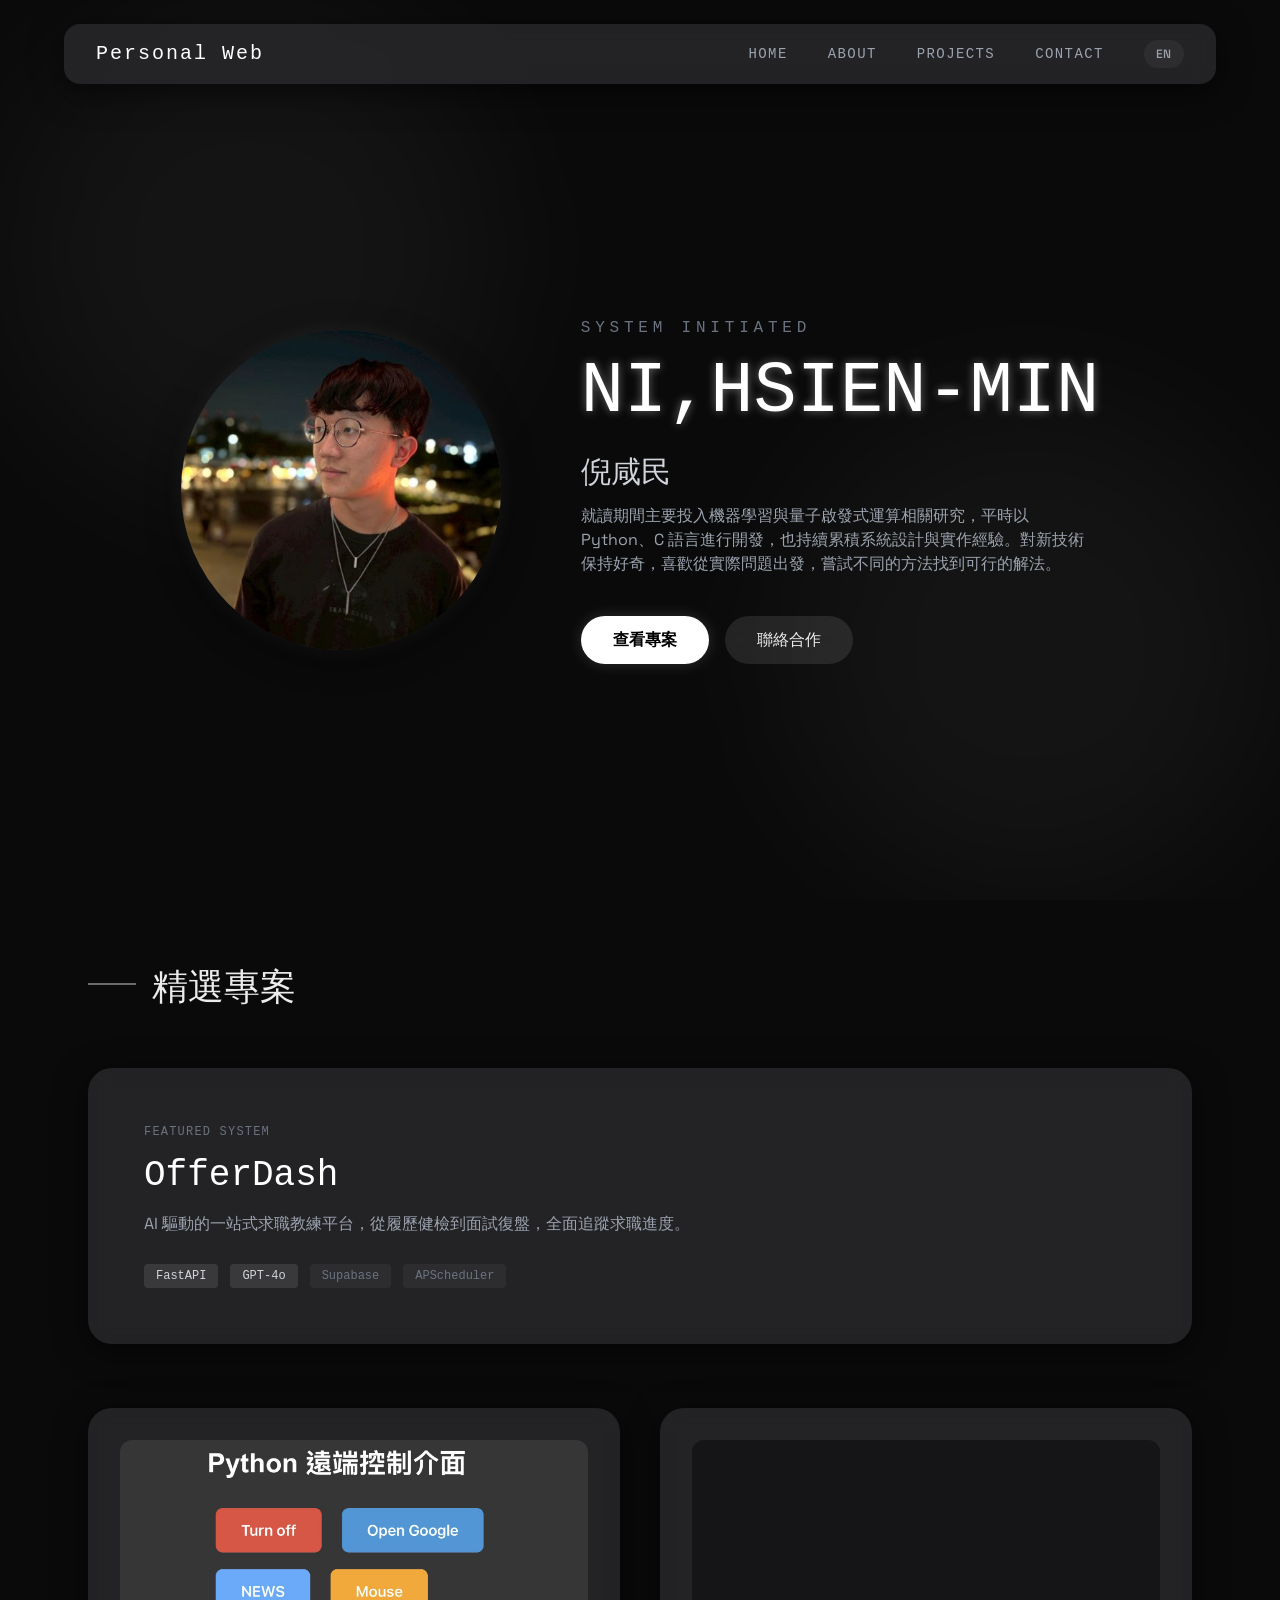
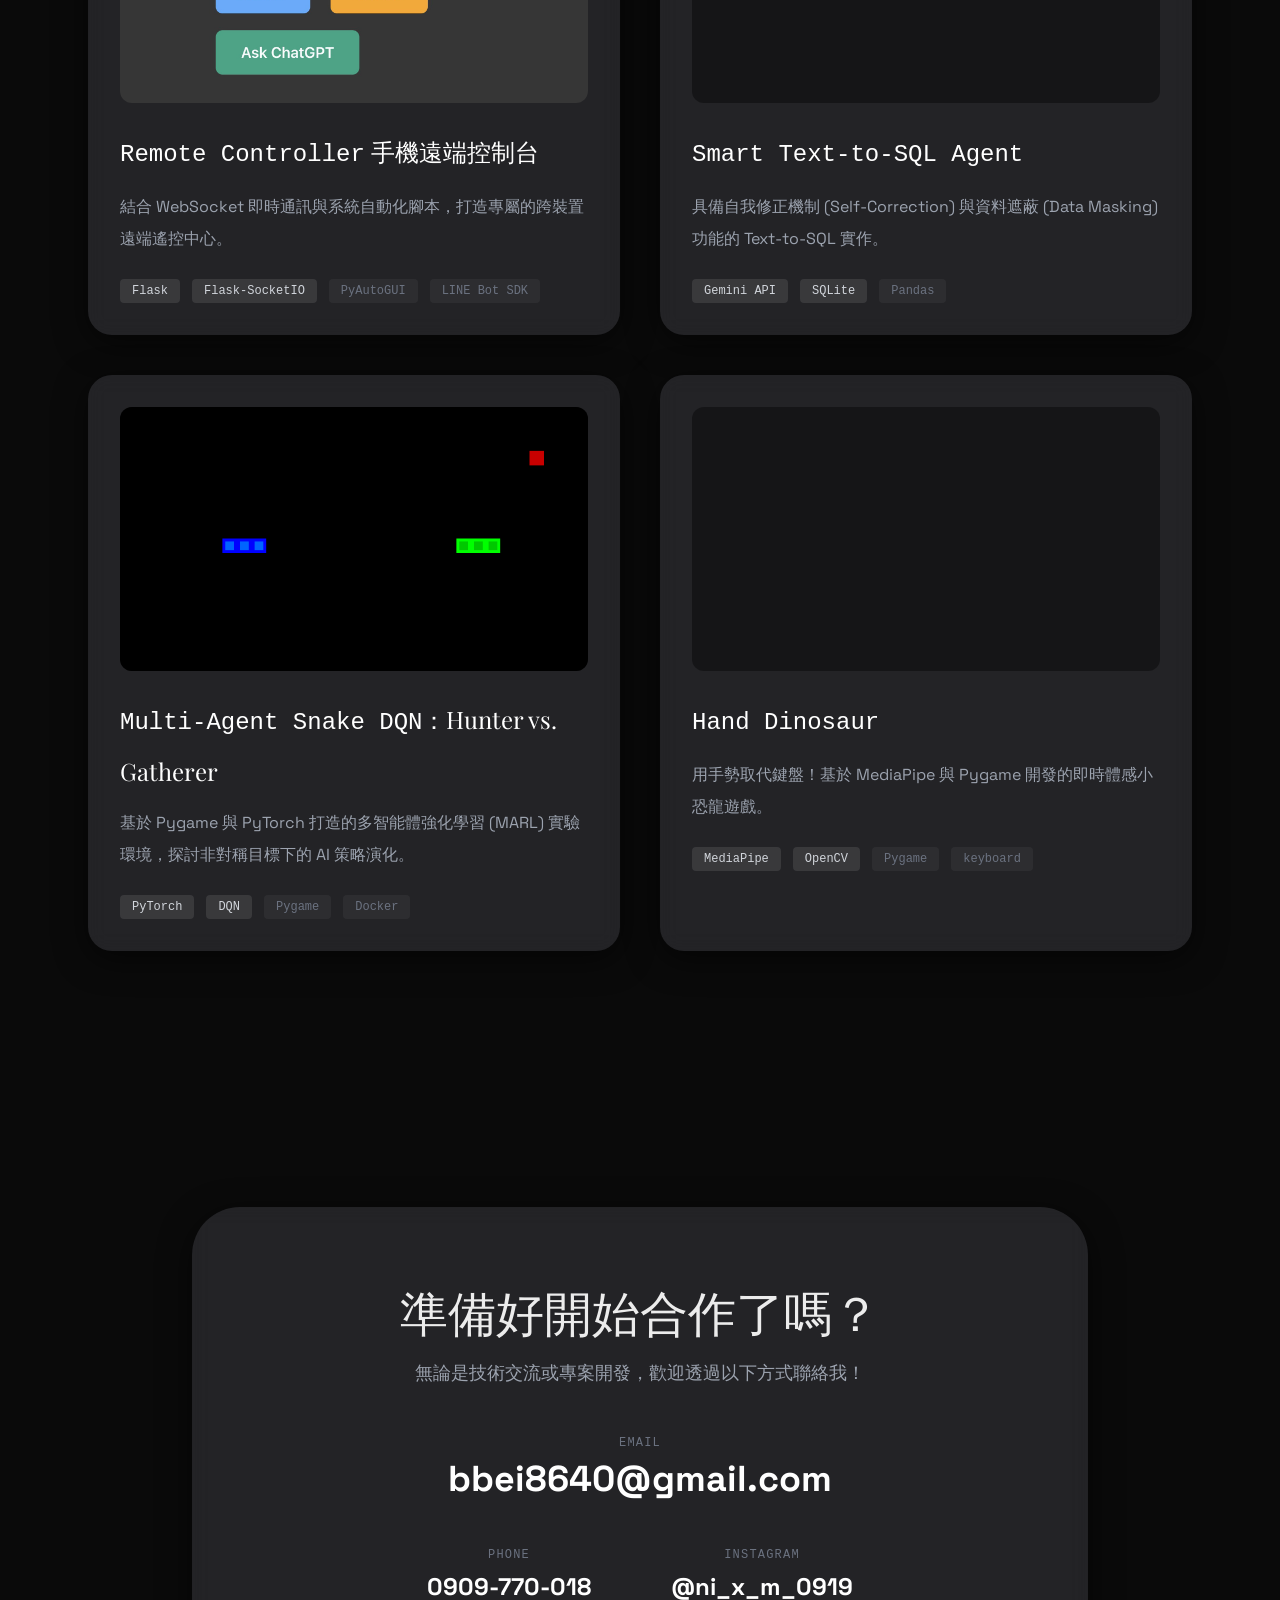
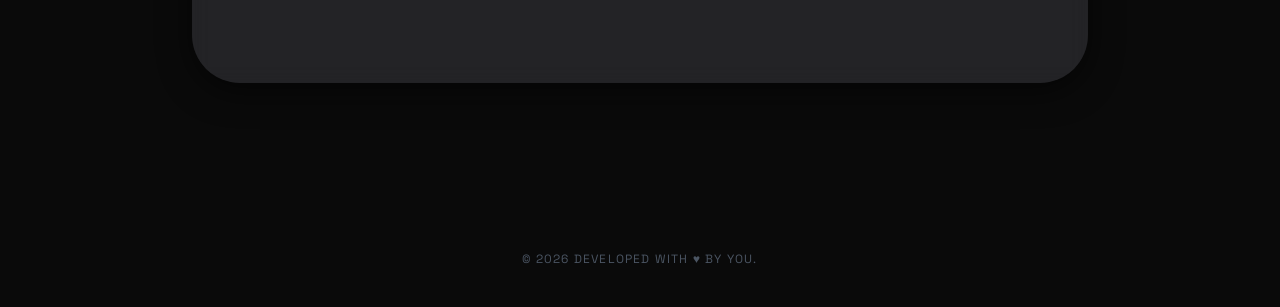
<file: index.html>
<!DOCTYPE html>
<html lang="zh-TW">

<head>
    <meta charset="UTF-8">
    <meta name="viewport" content="width=device-width, initial-scale=1.0">
    <title>Personal Web</title>
    <link rel="preconnect" href="https://fonts.googleapis.com">
    <link rel="preconnect" href="https://fonts.gstatic.com" crossorigin>
    <link href="https://fonts.googleapis.com/css2?family=Playfair+Display:wght@500;700&family=Space+Grotesk:wght@300;400;500;700&display=swap"
        rel="stylesheet">
    <link href="tailwind.css" rel="stylesheet">
    <link href="aos.css" rel="stylesheet">
    <!-------------------------------------------------------------------------
    CSS
    ----------------------------------------------------------------------->

    <style>
        html {
            scroll-behavior: smooth;
            overflow-x: hidden;
            width: 100%;
        }

        section[id] {
            scroll-margin-top: 110px;
        }

        body {
            background-color: #0A0A0A;
            color: #ECECEC;
            font-family: 'Space Grotesk', sans-serif;
            overflow-x: hidden;
            overflow-wrap: break-word;
        }

        .font-display {
            font-family: 'Playfair Display', serif;
        }

        /* 中英文切換：預設顯示中文，html 加上 .lang-en 後切換成英文 */
        .lang-en {
            display: none;
        }

        html.lang-mode-en .lang-en {
            display: inline;
        }

        html.lang-mode-en .lang-zh {
            display: none;
        }

        .lang-toggle-btn {
            font-family: 'Space Grotesk', monospace;
            letter-spacing: 0.05em;
        }

        /* 環境光暈：純白單色漫射光，僅暗示空間深度 */
        .blob {
            position: absolute;
            width: 500px;
            height: 500px;
            background: rgba(255, 255, 255, 0.045);
            filter: blur(80px);
            border-radius: 50%;
            z-index: -1;
            will-change: transform;
        }

        /* 消光毛玻璃材質 */
        .glass-card {
            background: rgba(42, 42, 46, 0.8);
            backdrop-filter: blur(10px);
            -webkit-backdrop-filter: blur(10px);
            box-shadow: 0 8px 32px 0 rgba(0, 0, 0, 0.55);
            position: relative;
            overflow: hidden;
            transition: box-shadow 0.3s ease, background-color 0.3s ease;
        }

        .glass-card:hover {
            background: rgba(48, 48, 53, 0.86);
            box-shadow: 0 8px 32px 0 rgba(0, 0, 0, 0.55), 0 0 24px rgba(255, 255, 255, 0.06);
        }

        /* 手機版效能優化：backdrop-filter 與大面積模糊在 Safari 上非常吃資源，
           小螢幕直接關閉，改用純色底，觀感接近、但流暢很多 */
        @media (max-width: 767px) {
            .blob {
                display: none;
            }

            .glass-card {
                background: rgba(30, 30, 33, 0.94);
                backdrop-filter: none;
                -webkit-backdrop-filter: none;
            }

            .glass-card:hover {
                background: rgba(34, 34, 38, 0.96);
            }
        }

        /* 彈窗開關動畫 */
        #modal-overlay {
            transition: opacity 0.25s ease;
            opacity: 0;
        }

        #modal-overlay.modal-active {
            opacity: 1;
        }

        #modal-overlay>.glass-card {
            transition: transform 0.25s ease, opacity 0.25s ease;
            transform: scale(0.96);
            opacity: 0;
        }

        #modal-overlay.modal-active>.glass-card {
            transform: scale(1);
            opacity: 1;
        }

        .text-glow-white {
            text-shadow: 0 0 10px rgba(255, 255, 255, 0.4);
        }

        .glow-hover:hover {
            text-shadow: 0 0 10px rgba(255, 255, 255, 0.5);
        }

        /* 面板滾輪 */
        .custom-scrollbar::-webkit-scrollbar {
            width: 6px;
        }

        .custom-scrollbar::-webkit-scrollbar-track {
            background: rgba(255, 255, 255, 0.05);
            border-radius: 10px;
        }

        .custom-scrollbar::-webkit-scrollbar-thumb {
            background: rgba(255, 255, 255, 0.25);
            border-radius: 10px;
        }

        .custom-scrollbar::-webkit-scrollbar-thumb:hover {
            background: rgba(255, 255, 255, 0.4);
        }
    </style>
    <script>
        // 提早套用語言偏好，避免切換到英文時畫面先閃一下中文
        if (localStorage.getItem('site-lang') === 'en') {
            document.documentElement.classList.add('lang-mode-en');
        }
    </script>
</head>

<body class="selection:bg-white/20 selection:text-white">

    <div class="fixed inset-0 overflow-hidden -z-10 pointer-events-none">
        <div class="blob top-0 left-0"></div>
        <div class="blob bottom-0 right-0"></div>
    </div>

    <!-------------------------------------------------------------------------
    首頁/
    ----------------------------------------------------------------------->
    <nav class="fixed w-full z-50 p-6">
        <div class="max-w-6xl mx-auto glass-card rounded-2xl">
            <div class="flex justify-between items-center px-6 md:px-8 py-4">
                <div class="font-mono text-lg md:text-xl tracking-widest text-white">Personal Web</div>
                <div class="hidden md:flex items-center space-x-10 text-sm tracking-widest font-medium font-mono text-gray-400">
                    <a href="#home" class="hover:text-white transition-colors">HOME</a>
                    <a href="about.html" class="hover:text-white transition-colors">ABOUT</a>
                    <a href="#work" class="hover:text-white transition-colors">PROJECTS</a>
                    <a href="#contact" class="hover:text-white transition-colors"
                        onclick="scrollToCenter(event, 'contact')">CONTACT</a>
                    <button onclick="toggleLang()" aria-label="Switch language"
                        class="lang-toggle-btn text-xs bg-white/5 hover:bg-white/15 hover:text-white transition-colors px-3 py-1.5 rounded-full">
                        <span class="lang-zh">EN</span><span class="lang-en">中文</span>
                    </button>
                </div>
                <div class="flex items-center gap-3 md:hidden">
                    <button onclick="toggleLang()" aria-label="Switch language"
                        class="lang-toggle-btn text-xs font-mono text-gray-400 hover:text-white transition-colors bg-white/5 hover:bg-white/15 px-2.5 py-1 rounded-full">
                        <span class="lang-zh">EN</span><span class="lang-en">中文</span>
                    </button>
                    <button onclick="toggleNav()" aria-label="Menu" class="text-white text-2xl leading-none px-1">☰</button>
                </div>
            </div>
            <div id="mobile-nav" class="hidden flex-col md:hidden px-6 pb-4 space-y-4 text-sm tracking-widest font-medium font-mono text-gray-400">
                <a href="#home" class="hover:text-white transition-colors" onclick="toggleNav()">HOME</a>
                <a href="about.html" class="hover:text-white transition-colors">ABOUT</a>
                <a href="#work" class="hover:text-white transition-colors" onclick="toggleNav()">PROJECTS</a>
                <a href="#contact" class="hover:text-white transition-colors"
                    onclick="scrollToCenter(event, 'contact'); toggleNav()">CONTACT</a>
            </div>
        </div>
    </nav>

    <section id="home" class="min-h-screen flex items-center justify-center pt-20 px-6">
        <div class="max-w-6xl mx-auto flex flex-col md:flex-row items-center gap-12 md:gap-20">

            <div class="relative group" data-aos="fade-right" data-aos-duration="1200">
                <div
                    class="absolute -inset-1 bg-white/20 rounded-full blur opacity-30 group-hover:opacity-50 transition duration-1000">
                </div>

                <div
                    class="relative w-64 h-64 md:w-80 md:h-80 rounded-full overflow-hidden glass-card">
                    <img src="./assets/大頭照.jpg" alt="Profile" class="w-full h-full object-cover" width="320"
                        height="320" decoding="async" fetchpriority="high">

                    <div
                        class="absolute inset-0 bg-gradient-to-b from-transparent via-white/10 to-transparent h-full w-full -translate-y-full animate-[scan_3s_linear_infinite]">
                    </div>
                </div>
            </div>

            <div class="flex-1 text-center md:text-left" data-aos="fade-left" data-aos-duration="1200">
                <h2 class="text-gray-500 font-mono tracking-[0.3em] mb-4">SYSTEM INITIATED</h2>
                <h1 class="font-mono text-3xl sm:text-5xl md:text-7xl mb-6 leading-tight break-words">
                    <span class="text-white text-glow-white">NI,HSIEN-MIN</span>
                </h1>

                <div class="mb-10 space-y-4">
                    <p class="font-display text-gray-300 text-lg md:text-3xl">
                        倪咸民
                    </p>
                    <p class="text-gray-400 text-sm md:text-base leading-relaxed max-w-lg mx-auto md:mx-0">
                        <span class="lang-zh">就讀期間主要投入機器學習與量子啟發式運算相關研究，平時以 Python、C 語言進行開發，也持續累積系統設計與實作經驗。對新技術保持好奇，喜歡從實際問題出發，嘗試不同的方法找到可行的解法。</span><span class="lang-en">Currently focused on research in machine learning and quantum-inspired computing, developing primarily in Python and C while building up experience in system design and implementation. Curious about new technologies, and drawn to starting from real problems and trying different approaches until something works.</span>
                    </p>
                </div>

                <div class="flex flex-col sm:flex-row gap-4 justify-center md:justify-start">
                    <a href="#work"
                        class="bg-white hover:bg-gray-200 text-black font-bold py-3 px-8 rounded-full transition-all shadow-[0_0_15px_rgba(255,255,255,0.15)] text-center">
                        <span class="lang-zh">查看專案</span><span class="lang-en">View Projects</span>
                    </a>
                    <a href="#contact" onclick="scrollToCenter(event, 'contact')"
                        class="bg-white/10 hover:bg-white/20 py-3 px-8 rounded-full transition-all backdrop-blur-md text-center">
                        <span class="lang-zh">聯絡合作</span><span class="lang-en">Get in Touch</span>
                    </a>
                </div>
            </div>
        </div>
    </section>

    <style>
        @keyframes scan {
            0% {
                transform: translateY(-100%);
            }

            100% {
                transform: translateY(100%);
            }
        }
    </style>

    <section id="work" class="pt-16 pb-32 px-6 max-w-6xl mx-auto">
        <h3 class="font-display text-4xl mb-16 flex items-center gap-4" data-aos="fade-right">
            <span class="w-12 h-[2px] bg-white/40"></span> <span class="lang-zh">精選專案</span><span class="lang-en">Featured Projects</span>
        </h3>

        <div class="glass-card rounded-3xl p-10 md:p-14 mb-16 cursor-pointer" onclick="openModal('offerdash')"
            data-aos="fade-up">
            <p class="text-xs font-mono text-gray-500 uppercase tracking-widest mb-4">Featured System</p>
            <h4 class="font-mono text-3xl md:text-4xl mb-3 text-white">OfferDash</h4>
            <p class="text-gray-400 mb-6 leading-[2]"><span class="lang-zh">AI 驅動的一站式求職教練平台，從履歷健檢到面試復盤，全面追蹤求職進度。</span><span class="lang-en">An AI-driven, all-in-one job-hunting coach platform — tracking your job search end to end, from resume health checks to post-interview reviews.</span></p>
            <div class="flex gap-3 flex-wrap">
                <span class="text-xs font-mono bg-white/10 text-gray-300 px-3 py-1 rounded">FastAPI</span>
                <span class="text-xs font-mono bg-white/10 text-gray-300 px-3 py-1 rounded">GPT-4o</span>
                <span class="text-xs font-mono bg-white/5 text-gray-500 px-3 py-1 rounded">Supabase</span>
                <span
                    class="text-xs font-mono bg-white/5 text-gray-500 px-3 py-1 rounded">APScheduler</span>
            </div>
        </div>

        <div class="grid md:grid-cols-2 gap-10">
            <div class="glass-card rounded-3xl p-8 cursor-pointer group relative overflow-hidden"
                onclick="openModal('Remote_Controller')" data-aos="zoom-in-up" data-aos-delay="200">

                <div
                    class="absolute inset-0 bg-white/0 group-hover:bg-white/[0.04] rounded-3xl transition-all duration-500">
                </div>

                <div
                    class="aspect-video bg-black/40 rounded-xl mb-6 flex items-center justify-center overflow-hidden">
                    <img src="Video/remote_controller_cover.jpg" alt="Remote Controller web interface"
                        class="w-full h-full object-cover group-hover:scale-105 transition-transform duration-500">
                </div>

                <h4 class="font-display text-2xl mb-3 text-white leading-[2]">
                    <span class="font-mono">Remote Controller</span> <span class="lang-zh">手機遠端控制台</span><span class="lang-en">Mobile Remote Control Console</span>
                </h4>
                <p class="text-gray-400 mb-6 leading-[2]"><span class="lang-zh">結合 WebSocket 即時通訊與系統自動化腳本，打造專屬的跨裝置遠端遙控中心。</span><span class="lang-en">A cross-device remote control hub built with real-time WebSocket communication and system automation scripts.</span></p>

                <div class="flex gap-3 flex-wrap">
                    <span class="text-xs font-mono bg-white/10 text-gray-300 px-3 py-1 rounded">Flask</span>
                    <span class="text-xs font-mono bg-white/10 text-gray-300 px-3 py-1 rounded">Flask-SocketIO</span>
                    <span class="text-xs font-mono bg-white/5 text-gray-500 px-3 py-1 rounded">PyAutoGUI</span>
                    <span class="text-xs font-mono bg-white/5 text-gray-500 px-3 py-1 rounded">LINE Bot SDK</span>
                </div>
            </div>

            <div class="glass-card rounded-3xl p-8 cursor-pointer group relative overflow-hidden"
                onclick="openModal('sql-project')" data-aos="zoom-in-up" data-aos-delay="200">

                <div
                    class="absolute inset-0 bg-white/0 group-hover:bg-white/[0.04] rounded-3xl transition-all duration-500">
                </div>

                <div
                    class="aspect-video bg-black/40 rounded-xl mb-6 flex items-center justify-center overflow-hidden">
                    <video src="Video/text_to_sql_demo.mp4" autoplay loop muted playsinline
                        class="w-full h-full object-cover group-hover:scale-105 transition-transform duration-500"></video>
                </div>

                <h4 class="font-display text-2xl mb-3 text-white leading-[2]">
                    <span class="font-mono">Smart Text-to-SQL Agent</span>
                </h4>
                <p class="text-gray-400 mb-6 leading-[2]"><span class="lang-zh">具備自我修正機制 (Self-Correction) 與資料遮蔽 (Data Masking) 功能的 Text-to-SQL 實作。</span><span class="lang-en">A Text-to-SQL implementation featuring self-correction and data masking.</span></p>

                <div class="flex gap-3 flex-wrap">
                    <span class="text-xs font-mono bg-white/10 text-gray-300 px-3 py-1 rounded">Gemini
                        API</span>
                    <span
                        class="text-xs font-mono bg-white/10 text-gray-300 px-3 py-1 rounded">SQLite</span>
                    <span
                        class="text-xs font-mono bg-white/5 text-gray-500 px-3 py-1 rounded">Pandas</span>
                </div>
            </div>

            <div class="glass-card rounded-3xl p-8 cursor-pointer group relative overflow-hidden"
                onclick="openModal('ai-hungrysnake')" data-aos="zoom-in-up" data-aos-delay="200">

                <div
                    class="absolute inset-0 bg-white/0 group-hover:bg-white/[0.04] rounded-3xl transition-all duration-500">
                </div>

                <div
                    class="aspect-video bg-black/40 rounded-xl mb-6 flex items-center justify-center overflow-hidden">
                    <img src="Video/snake_demo.gif" alt="Multi-Agent Snake DQN gameplay demo"
                        class="w-full h-full object-cover group-hover:scale-105 transition-transform duration-500">
                </div>

                <h4 class="font-display text-2xl mb-3 text-white leading-[2]">
                    <span class="font-mono">Multi-Agent Snake DQN</span>：Hunter vs. Gatherer
                </h4>
                <p class="text-gray-400 mb-6 leading-[2]"><span class="lang-zh">基於 Pygame 與 PyTorch 打造的多智能體強化學習 (MARL) 實驗環境，探討非對稱目標下的 AI 策略演化。</span><span class="lang-en">A multi-agent reinforcement learning (MARL) sandbox built with Pygame and PyTorch, exploring AI strategy evolution under asymmetric objectives.</span></p>

                <div class="flex gap-3 flex-wrap">
                    <span
                        class="text-xs font-mono bg-white/10 text-gray-300 px-3 py-1 rounded">PyTorch</span>
                    <span class="text-xs font-mono bg-white/10 text-gray-300 px-3 py-1 rounded">DQN</span>
                    <span
                        class="text-xs font-mono bg-white/5 text-gray-500 px-3 py-1 rounded">Pygame</span>
                    <span class="text-xs font-mono bg-white/5 text-gray-500 px-3 py-1 rounded">Docker</span>
                </div>
            </div>

            <div class="glass-card rounded-3xl p-8 cursor-pointer group relative overflow-hidden"
                onclick="openModal('ai-dino')" data-aos="zoom-in-up" data-aos-delay="200">

                <div
                    class="absolute inset-0 bg-white/0 group-hover:bg-white/[0.04] rounded-3xl transition-all duration-500">
                </div>

                <div
                    class="aspect-video bg-black/40 rounded-xl mb-6 flex items-center justify-center overflow-hidden">
                    <video src="Video/dino_demo.mp4" autoplay loop muted playsinline
                        class="w-full h-full object-cover group-hover:scale-105 transition-transform duration-500"></video>
                </div>

                <h4 class="font-display text-2xl mb-3 text-white leading-[2]">
                    <span class="font-mono">Hand Dinosaur</span>
                </h4>
                <p class="text-gray-400 mb-6 leading-[2]"><span class="lang-zh">用手勢取代鍵盤！基於 MediaPipe 與 Pygame 開發的即時體感小恐龍遊戲。</span><span class="lang-en">Ditch the keyboard for hand gestures! A real-time motion-controlled dino game built with MediaPipe and Pygame.</span></p>

                <div class="flex gap-3 flex-wrap">
                    <span
                        class="text-xs font-mono bg-white/10 text-gray-300 px-3 py-1 rounded">MediaPipe</span>
                    <span
                        class="text-xs font-mono bg-white/10 text-gray-300 px-3 py-1 rounded">OpenCV</span>
                    <span
                        class="text-xs font-mono bg-white/5 text-gray-500 px-3 py-1 rounded">Pygame</span>
                    <span
                        class="text-xs font-mono bg-white/5 text-gray-500 px-3 py-1 rounded">keyboard</span>
                </div>
            </div>
        </div>
    </section>

    <section id="contact" class="py-32 px-6 text-center">
        <div class="glass-card max-w-4xl mx-auto rounded-[3rem] py-20 px-10" data-aos="flip-up">
            <h3 class="font-display text-4xl md:text-5xl mb-6"><span class="lang-zh">準備好開始合作了嗎？</span><span class="lang-en">Ready to Start a Conversation?</span></h3>
            <p class="text-gray-400 text-lg mb-12"><span class="lang-zh">無論是技術交流或專案開發，歡迎透過以下方式聯絡我！</span><span class="lang-en">Whether it's a technical discussion or a project collaboration, feel free to reach out through any of the channels below!</span></p>

            <div class="flex flex-col items-center gap-8">

                <a href="mailto:bbei8640@gmail.com" class="group flex flex-col items-center gap-2">
                    <span class="text-xs font-mono text-gray-500 tracking-widest uppercase">Email</span>
                    <span class="text-xl md:text-4xl font-bold text-white glow-hover transition-all break-all">
                        bbei8640@gmail.com
                    </span>
                </a>

                <div class="flex flex-col md:flex-row items-center gap-12 md:gap-20 mt-4">

                    <div class="flex flex-col items-center gap-2">
                        <span class="text-xs font-mono text-gray-500 tracking-widest uppercase">Phone</span>
                        <a href="tel:+8860909770018"
                            class="text-xl md:text-2xl font-bold text-white glow-hover transition-colors">
                            0909-770-018
                        </a>
                    </div>

                    <div class="flex flex-col items-center gap-2">
                        <span class="text-xs font-mono text-gray-500 tracking-widest uppercase">Instagram</span>
                        <a href="https://www.instagram.com/ni_x_m_0919" target="_blank"
                            class="text-xl md:text-2xl font-bold text-white glow-hover transition-all">
                            @ni_x_m_0919
                        </a>
                    </div>

                </div>
            </div>
        </div>
    </section>

    <footer class="py-10 text-center text-gray-600 text-xs tracking-widest uppercase">
        &copy; 2026 Developed with ♥ by You.
    </footer>

    <script src="aos.js"></script>
    <script>
        try {
            AOS.init({
                offset: 120,
                duration: 800,
                easing: 'ease-in-out',
                once: true,
                disable: 'mobile'
            });
        } catch (e) {
            // AOS 載入失敗時的保底機制：直接顯示所有內容，避免整頁維持透明
            document.querySelectorAll('[data-aos]').forEach(el => el.removeAttribute('data-aos'));
        }

        function toggleNav() {
            const nav = document.getElementById('mobile-nav');
            nav.classList.toggle('hidden');
            nav.classList.toggle('flex');
        }

        function applyLang(lang) {
            document.documentElement.classList.toggle('lang-mode-en', lang === 'en');
            localStorage.setItem('site-lang', lang);
        }

        function toggleLang() {
            const isEn = document.documentElement.classList.contains('lang-mode-en');
            applyLang(isEn ? 'zh' : 'en');
        }

        // 讓指定區塊捲動到畫面正中間，而不是貼齊導覽列下方
        function scrollToCenter(e, id) {
            if (e) e.preventDefault();
            const el = document.getElementById(id);
            if (!el) return;
            const rect = el.getBoundingClientRect();
            const absoluteTop = rect.top + window.pageYOffset;
            const targetScroll = absoluteTop - Math.max((window.innerHeight - rect.height) / 2, 0);
            window.scrollTo({ top: Math.max(targetScroll, 0), behavior: 'smooth' });
        }

        // 從其他頁面（如 about.html）帶著 #contact 錨點連過來時，載入後也置中
        window.addEventListener('DOMContentLoaded', () => {
            if (window.location.hash === '#contact') {
                scrollToCenter(null, 'contact');
            }
        });
    </script>

    <script>
        function openModal(id) {
            const modal = document.getElementById('modal-overlay');
            modal.classList.remove('hidden');
            document.body.style.overflow = 'hidden'; // 防止背景滾動

            document.querySelectorAll('.modal-panel').forEach(panel => panel.classList.add('hidden'));
            const target = document.getElementById('modal-panel-' + id);
            if (target) target.classList.remove('hidden');

            void modal.offsetWidth; // 強制重繪，確保動畫從初始狀態開始
            modal.classList.add('modal-active');
        }

        function closeModal() {
            const modal = document.getElementById('modal-overlay');
            modal.classList.remove('modal-active');
            document.body.style.overflow = 'auto';

            setTimeout(() => {
                modal.classList.add('hidden');
            }, 250);
        }

        // 點擊背景也可關閉
        window.onclick = function (event) {
            const modal = document.getElementById('modal-overlay');
            if (event.target == modal) {
                closeModal();
            }
        }
    </script>

    <!-------------------------------------------------------------------------
    專題面板
    ----------------------------------------------------------------------->


    <div id="modal-overlay"
        class="fixed inset-0 bg-black/90 backdrop-blur-md z-[100] hidden flex items-center justify-center p-4">
        <div
            class="glass-card max-w-3xl w-full rounded-3xl overflow-hidden relative shadow-[0_0_50px_rgba(255,255,255,0.06)]">
            <div class="max-h-[80vh] overflow-y-auto overscroll-contain custom-scrollbar p-6 md:p-10">

                <div class="h-1 w-full bg-gradient-to-r from-transparent via-white/30 to-transparent"></div>

                <div id="modal-panel-Remote_Controller" class="modal-panel hidden p-6 md:p-10">
    <div class="relative mb-8 pb-4 pr-12">
        <div class="flex items-center gap-3 min-w-0">
            <div class="w-3 h-3 bg-white/70 rounded-full animate-pulse shadow-[0_0_10px_rgba(255,255,255,0.5)]"></div>
            <h2 class="font-mono text-xl sm:text-3xl tracking-tight text-white break-words min-w-0">REMOTE_CONTROLLER</h2>
        </div>
        <button onclick="closeModal()" class="absolute top-0 right-0 w-8 h-8 flex items-center justify-center text-gray-400 hover:text-white transition-transform hover:rotate-90">✕</button>
    </div>
<!--Remote Controller-->
    <div class="mb-10 space-y-4">
        <p class="text-gray-300 text-lg leading-[2]">
            <span class="lang-zh">結合 <span class="text-white font-bold font-mono">WebSocket</span> 即時通訊與系統自動化腳本，打造專屬的
            <span class="text-white font-bold">跨裝置遠端遙控中心</span>。</span><span class="lang-en">A cross-device remote control hub built by combining real-time <span class="text-white font-bold font-mono">WebSocket</span> communication with <span class="text-white font-bold">system automation scripts</span>.</span>
        </p>

        <div class="bg-white/[0.07] p-5 rounded-xl shadow-2xl">
            <p class="text-white font-bold flex items-center gap-2 mb-2">
                <span class="lang-zh">核心亮點與實作細節：</span><span class="lang-en">Core Highlights & Implementation Details:</span>
            </p>
            <ul class="text-base text-gray-400 leading-[2] space-y-3">
                <li class="lang-zh">
                    <strong class="text-gray-200">跨端效能調優（Performance Tuning）：</strong>
                    利用 Flask-SocketIO 建立雙向連線，將手機螢幕轉化為電腦觸控板。開發過程中發現高頻率觸控事件會導致作業系統游標卡頓，經排查後實施雙向優化：前端導入
                    <code class="text-gray-300">requestAnimationFrame</code>
                    進行事件節流，後端關閉 pyautogui 的預設強制延遲 (PAUSE=0)，最終達成絲滑的操控體驗。
                </li>
                <li class="lang-en">
                    <strong class="text-gray-200">Cross-Device Performance Tuning:</strong>
                    Built a bidirectional connection with Flask-SocketIO to turn a phone screen into a computer trackpad. High-frequency touch events were found to cause OS cursor lag, fixed with a two-sided optimization: the frontend throttles events with
                    <code class="text-gray-300">requestAnimationFrame</code>,
                    while the backend disables pyautogui's default forced delay (PAUSE=0), achieving a silky-smooth control experience.
                </li>
                <li class="lang-zh">
                    <strong class="text-gray-200">遠端系統自動化（System Automation Dashboard）：</strong>
                    建置基於 HTTP 的多元控制面板，整合 PyAutoGUI 實作 OS 層級的按鍵與視窗控制。功能涵蓋遠端批次關閉應用程式視窗
                    (Alt+F4)、一鍵開啟特定網頁，以及透過模擬鍵盤操作自動開啟 ChatGPT 網頁並貼上提問內容。
                </li>
                <li class="lang-en">
                    <strong class="text-gray-200">Remote System Automation Dashboard:</strong>
                    Built a multi-function HTTP-based control panel integrating PyAutoGUI for OS-level key and window control. Features include remotely batch-closing application windows (Alt+F4), one-click opening of specific web pages, and simulating keystrokes to auto-open ChatGPT and paste in a query.
                </li>
                <li class="lang-zh">
                    <strong class="text-gray-200">LINE Bot 第三方串接（Instant Notification）：</strong>
                    串接 LINE Message API，並嚴格落實環境變數 (.env) 資安控管。當伺服器啟動時，系統會主動推播控制台專屬網址至手機；同時結合
                    Web Scraping 技術，支援一鍵爬取即時新聞並透過 LINE 傳送，打造完整的跨平台互動。
                </li>
                <li class="lang-en">
                    <strong class="text-gray-200">LINE Bot Third-Party Integration (Instant Notification):</strong>
                    Integrated the LINE Message API with strict environment-variable (.env) security controls. On server startup, the system proactively pushes the console's dedicated URL to the phone; it also supports one-click scraping of live news that's delivered over LINE, rounding out a complete cross-platform interaction.
                </li>
            </ul>
        </div>
    </div>

    <div class="mb-10">
        <p class="text-xs font-mono text-gray-500 mb-4 uppercase tracking-widest text-center">System Architecture</p>
        <div class="flex flex-col md:flex-row items-center justify-between gap-4">
            <div class="flex-1 text-center p-4 rounded-xl bg-white/10 relative">
                <span class="absolute -top-3 left-1/2 -translate-x-1/2 bg-white text-[10px] px-2 py-0.5 rounded text-black font-bold font-mono">USER</span>
                <p class="text-sm font-bold text-white mb-1"><span class="lang-zh">手機 Web 介面</span><span class="lang-en">Mobile Web UI</span></p>
                <p class="text-[10px] text-gray-400"><span class="lang-zh">觸控 / 按鈕指令</span><span class="lang-en">Touch / Button Commands</span></p>
            </div>
            <div class="text-gray-500">→</div>
            <div class="flex-1 text-center p-4 rounded-xl bg-white/[0.15] relative">
                <span class="absolute -top-3 left-1/2 -translate-x-1/2 bg-white text-[10px] px-2 py-0.5 rounded text-black font-bold font-mono">FLASK</span>
                <p class="text-sm font-bold text-white mb-1"><span class="lang-zh">WebSocket / HTTP 路由</span><span class="lang-en">WebSocket / HTTP Routing</span></p>
                <p class="text-[10px] text-gray-300"><span class="lang-zh">Flask-SocketIO 雙向連線</span><span class="lang-en">Flask-SocketIO Bidirectional Link</span></p>
            </div>
            <div class="text-gray-500">→</div>
            <div class="flex-1 text-center p-4 rounded-xl bg-white/10 relative">
                <span class="absolute -top-3 left-1/2 -translate-x-1/2 bg-white text-[10px] px-2 py-0.5 rounded text-black font-bold font-mono">OS</span>
                <p class="text-sm font-bold text-white mb-1"><span class="lang-zh">系統層執行</span><span class="lang-en">OS-Level Execution</span></p>
                <p class="text-[10px] text-gray-400"><span class="lang-zh">滑鼠／視窗／瀏覽器</span><span class="lang-en">Mouse / Window / Browser</span></p>
            </div>
        </div>
    </div>
</div>
<!--SQL to Text-->

                <div id="modal-panel-sql-project" class="modal-panel hidden">
                <div class="p-6 md:p-10">
                    <div class="relative mb-8 pb-4 pr-12">
                        <div class="flex items-center gap-3 min-w-0">
                            <div class="w-3 h-3 bg-white/70 rounded-full animate-pulse shadow-[0_0_10px_rgba(255,255,255,0.5)]"></div>
                            <h2 class="font-mono text-xl sm:text-3xl tracking-tight text-white break-words min-w-0">AGENT_SQL_CORE</h2>
                        </div>
                        <button onclick="closeModal()"
                            class="absolute top-0 right-0 w-8 h-8 flex items-center justify-center text-gray-400 hover:text-white transition-transform hover:rotate-90">✕</button>
                    </div>

                    <div class="mb-10 space-y-4">
                        <p class="text-gray-300 text-lg leading-[2]">
                            <span class="lang-zh">這是一個具備 <span class="text-white font-bold">自我修正機制 (Self-Correction)</span> 與
                            <span class="text-white font-bold">資料遮蔽 (Data Masking)</span> 功能的 Text-to-SQL
                            實作。使用者無需撰寫複雜代碼，只需透過日常自然語言即可直觀地進行數據的檢索、分析與編輯。</span><span class="lang-en">A Text-to-SQL implementation featuring <span class="text-white font-bold">self-correction</span> and <span class="text-white font-bold">data masking</span>. Users can intuitively retrieve, analyze, and edit data using everyday natural language, with no need to write complex code.</span>
                        </p>

                        <div class="bg-white/[0.07] p-5 rounded-xl shadow-2xl">
                            <p class="text-white font-bold flex items-center gap-2 mb-2">
                                <span class="lang-zh">專案重點與實作細節：</span><span class="lang-en">Project Highlights & Implementation Details:</span>
                            </p>
                            <ul class="text-base text-gray-400 leading-[2] space-y-3">
                                <li class="lang-zh">
                                    <strong class="text-gray-200">自動除錯與重試機制（Self-Correction Loop）：</strong>
                                    為了解決 LLM 生成 SQL 經常發生幻覺或欄位對不上的問題，實作了自動重試的邏輯。當生成的 SQL 執行報錯時，程式會攔截 Error
                                    Message 並結合當前的 Schema 結構，將錯誤資訊回傳給 LLM 重新修正，直到語法能順利執行為止。
                                </li>
                                <li class="lang-en">
                                    <strong class="text-gray-200">Self-Correction Loop:</strong>
                                    To fix LLM-generated SQL frequently hallucinating or mismatching column names, an automatic retry loop was implemented. When generated SQL throws an execution error, the program intercepts the error message, combines it with the current schema, and feeds it back to the LLM to correct until the query executes cleanly.
                                </li>
                                <li class="lang-zh">
                                    <strong class="text-gray-200">敏感資料遮蔽中介層（Data Vault Middleware）：</strong>
                                    為了避免將使用者的真實 PII（如姓名、Email 等）明文傳送給外部 LLM API，實作了中介層機制。在發送 Prompt 前先將敏感字串抽換為
                                    Token（如 <code class="text-gray-300">[SECRET_VALUE_0]</code>）；待
                                    SQL 生成後，再於本地端還原為真實資料寫入資料庫，降低資料外洩風險。
                                </li>
                                <li class="lang-en">
                                    <strong class="text-gray-200">Data Vault Middleware:</strong>
                                    To avoid sending users' real PII (names, emails, etc.) in plaintext to an external LLM API, a middleware layer swaps sensitive strings for tokens (e.g. <code class="text-gray-300">[SECRET_VALUE_0]</code>) before the prompt is sent; after SQL is generated, the tokens are restored to real data locally before writing to the database, reducing the risk of data leakage.
                                </li>
                                <li class="lang-zh">
                                    <strong class="text-gray-200">讀寫分離的執行邏輯（Hybrid Executor）：</strong>
                                    程式會自動解析 SQL 類型並對應不同操作：若是 SELECT 查詢，會將結果打包成 Pandas DataFrame
                                    方便後續處理；若是 INSERT/UPDATE 等寫入操作，則自動執行 Transaction Commit 確保資料正確寫入。
                                </li>
                                <li class="lang-en">
                                    <strong class="text-gray-200">Hybrid Executor (Read/Write Separation):</strong>
                                    The program automatically parses the SQL type and dispatches accordingly: SELECT queries are packaged into a Pandas DataFrame for downstream processing, while INSERT/UPDATE writes automatically trigger a transaction commit to ensure data is written correctly.
                                </li>
                                <li class="lang-zh">
                                    <strong class="text-gray-200">Prompt 結構化設計：</strong>
                                    在 Prompt 中套用 Few-Shot Learning 與 Chain-of-Thought (CoT) 技巧，提供範例幫助 LLM
                                    更好地理解關聯式資料庫結構，從而產出包含 JOIN 等較複雜的查詢語句。
                                </li>
                                <li class="lang-en">
                                    <strong class="text-gray-200">Structured Prompt Design:</strong>
                                    Few-Shot Learning and Chain-of-Thought (CoT) techniques are applied within the prompt, providing examples that help the LLM better understand the relational schema and produce more complex queries, including JOINs.
                                </li>
                            </ul>
                        </div>
                    </div>

                    <div class="mb-10">
                        <p class="text-xs font-mono text-gray-500 mb-4 uppercase tracking-widest text-center">Operation
                            Workflow</p>
                        <div class="flex flex-col md:flex-row items-center justify-between gap-4">
                            <div class="flex-1 text-center p-4 rounded-xl bg-white/10 relative">
                                <span
                                    class="absolute -top-3 left-1/2 -translate-x-1/2 bg-white text-[10px] px-2 py-0.5 rounded text-black font-bold font-mono">STEP
                                    01</span>
                                <p class="text-sm font-bold text-white mb-1"><span class="lang-zh">自然語言輸入</span><span class="lang-en">Natural Language Input</span></p>
                                <p class="text-[10px] text-gray-400">"<span class="lang-zh">查 Jason 的 Email</span><span class="lang-en">Find Jason's email</span>"</p>
                            </div>
                            <div class="text-gray-500">→</div>
                            <div
                                class="flex-1 text-center p-4 rounded-xl bg-white/[0.15] relative">
                                <span
                                    class="absolute -top-3 left-1/2 -translate-x-1/2 bg-white text-[10px] px-2 py-0.5 rounded text-black font-bold font-mono">AI
                                    ENGINE</span>
                                <p class="text-sm font-bold text-white mb-1"><span class="lang-zh">遮蔽敏感資料 + 生成 SQL</span><span class="lang-en">Mask Sensitive Data + Generate SQL</span></p>
                                <p class="text-[10px] text-gray-300">Few-Shot / CoT Prompting</p>
                            </div>
                            <div class="text-gray-500">→</div>
                            <div class="flex-1 text-center p-4 rounded-xl bg-white/10 relative">
                                <span
                                    class="absolute -top-3 left-1/2 -translate-x-1/2 bg-white text-[10px] px-2 py-0.5 rounded text-black font-bold font-mono">EXECUTION</span>
                                <p class="text-sm font-bold text-white mb-1"><span class="lang-zh">讀寫分離執行 + 自動重試</span><span class="lang-en">Read/Write Execution + Auto-Retry</span></p>
                                <p class="text-[10px] text-gray-400"><span class="lang-zh">報錯即回傳 LLM 重新修正</span><span class="lang-en">Errors are fed back to the LLM to fix</span></p>
                            </div>
                        </div>
                    </div>
                </div>
                </div>

<!--AI Dual Snake-->
                <div id="modal-panel-ai-hungrysnake" class="modal-panel hidden p-6 md:p-10">
                    <div class="relative mb-8 pb-4 pr-12">
                        <div class="flex items-center gap-3 min-w-0">
                            <div class="w-3 h-3 bg-white/70 rounded-full animate-pulse shadow-[0_0_10px_rgba(255,255,255,0.5)]">
                            </div>
                            <h2 class="font-mono text-xl sm:text-3xl tracking-tight text-white break-words min-w-0">SNAKE_MARL_DQN</h2>
                        </div>
                        <button onclick="closeModal()"
                            class="absolute top-0 right-0 w-8 h-8 flex items-center justify-center text-gray-400 hover:text-white transition-transform hover:rotate-90">✕</button>
                    </div>

                    <div class="mb-10 space-y-4">
                        <p class="text-gray-300 text-lg leading-[2]">
                            <span class="lang-zh">基於 <span class="text-white font-bold font-mono">Pygame</span> 與
                            <span class="text-white font-bold font-mono">PyTorch</span> 打造的
                            <span class="text-white font-bold">多智能體強化學習 (MARL)</span> 實驗環境，探討非對稱目標下的 AI 策略演化。</span><span class="lang-en">A multi-agent reinforcement learning (MARL) sandbox built with <span class="text-white font-bold font-mono">Pygame</span> and <span class="text-white font-bold font-mono">PyTorch</span>, exploring AI strategy evolution under asymmetric objectives.</span>
                        </p>

                        <div class="bg-white/[0.07] p-5 rounded-xl shadow-2xl">
                            <p class="text-white font-bold flex items-center gap-2 mb-2">
                                <span class="lang-zh">核心亮點與技術實現：</span><span class="lang-en">Core Highlights & Technical Implementation:</span>
                            </p>
                            <ul class="text-base text-gray-400 leading-[2] space-y-3">
                                <li class="lang-zh">
                                    <strong class="text-gray-200">多智能體非對稱對抗（Asymmetric MARL）：</strong>
                                    設計兩種截然不同的 AI 角色——採集者（Gatherer／藍蛇）目標是盡可能吃掉紅色食物以增加長度；獵人（Hunter／綠蛇）對食物免疫且無感，唯一目標是攔截、封鎖或擊殺採集者，藉由逼迫對手撞上自己的身體來獲取分數與成長。
                                </li>
                                <li class="lang-en">
                                    <strong class="text-gray-200">Asymmetric Multi-Agent Adversarial Setup:</strong>
                                    Two fundamentally different AI roles were designed — the Gatherer (blue snake), whose goal is to eat as much red food as possible to grow longer, and the Hunter (green snake), which is immune and indifferent to food and whose sole objective is to intercept, block, or kill the Gatherer by forcing it to collide with its own body to earn score and length.
                                </li>
                                <li class="lang-zh">
                                    <strong class="text-gray-200">深度 Q 網路架構（DQN Architecture）：</strong>
                                    系統中包含兩個完全獨立的 AI 模型，各自擁有網路結構 3-layer MLP（15 → 256 → 128 →
                                    3），以及穩定機制：容量達 20,000 筆的 Experience Replay Buffer，Target Network 每 1,000
                                    步同步一次，搭配 Adam Optimizer（梯度裁剪截斷）確保模型收斂。
                                </li>
                                <li class="lang-en">
                                    <strong class="text-gray-200">Deep Q-Network Architecture:</strong>
                                    The system contains two fully independent AI models, each with a 3-layer MLP (15 → 256 → 128 → 3), plus stabilization mechanisms: a 20,000-entry Experience Replay Buffer, a Target Network synced every 1,000 steps, and an Adam Optimizer with gradient clipping to ensure convergence.
                                </li>
                                <li class="lang-zh">
                                    <strong class="text-gray-200">狀態空間與獎勵工程（State Space & Reward
                                        Shaping）：</strong>
                                    賦予 AI 15 個特徵維度的感知能力，包含前方／左右障礙物判斷、自身方向、目標相對方位，以及對手的移動方向。透過精心調校的 Reward
                                    Function（例如獵人成功肉身封鎖對手給予 +200 激勵），有效解決稀疏獎勵問題。
                                </li>
                                <li class="lang-en">
                                    <strong class="text-gray-200">State Space & Reward Shaping:</strong>
                                    Gives the AI 15 perception feature dimensions, including forward/left/right obstacle detection, its own direction, the target's relative position, and the opponent's movement direction. A carefully tuned reward function (e.g. +200 for the Hunter successfully blocking the opponent) effectively resolves the sparse-reward problem.
                                </li>
                                <li class="lang-zh">
                                    <strong class="text-gray-200">容器化無頭訓練環境（Dockerized Headless
                                        Training）：</strong>
                                    除了支援本機 Pygame 視覺化即時渲染外，也撰寫了 Dockerfile 與 docker-compose.yml，透過
                                    <code class="text-gray-300">SDL_VIDEODRIVER=dummy</code>
                                    實作無頭模式（Headless），方便在背景或雲端伺服器進行長時間的自動化對局訓練。
                                </li>
                                <li class="lang-en">
                                    <strong class="text-gray-200">Dockerized Headless Training:</strong>
                                    Besides local real-time Pygame rendering, a Dockerfile and docker-compose.yml were written to implement headless mode via
                                    <code class="text-gray-300">SDL_VIDEODRIVER=dummy</code>,
                                    making long-running automated training convenient on background or cloud servers.
                                </li>
                            </ul>
                        </div>
                    </div>

                    <div class="grid grid-cols-1 sm:grid-cols-2 gap-4 mb-10">
                        <div class="bg-white/10 p-5 rounded-2xl relative overflow-hidden">
                            <h3 class="text-white font-bold mb-2">GATHERER：<span class="lang-zh">採集者（藍蛇）</span><span class="lang-en">Gatherer (Blue Snake)</span></h3>
                            <ul class="text-xs text-gray-400 space-y-2">
                                <li class="flex items-start gap-2"><span class="text-gray-500">●</span> <span class="lang-zh">目標：盡可能吃掉紅色食物以增加長度</span><span class="lang-en">Goal: eat as much red food as possible to grow longer</span>
                                </li>
                                <li class="flex items-start gap-2"><span class="text-gray-500">●</span>
                                    <span class="lang-zh">弱點：一般死亡扣分，被獵人逼迫撞上其身體時懲罰更重</span><span class="lang-en">Weakness: loses points on death, with a heavier penalty when forced by the Hunter into colliding with its body</span></li>
                                <li class="flex items-start gap-2"><span class="text-gray-500">●</span> <span class="lang-zh">感知：食物相對自己的方位。</span><span class="lang-en">Perception: the food's position relative to itself.</span>
                                </li>
                            </ul>
                        </div>

                        <div class="bg-white/[0.15] p-5 rounded-2xl relative overflow-hidden">
                            <h3 class="text-white font-bold mb-2">HUNTER：<span class="lang-zh">獵人（綠蛇）</span><span class="lang-en">Hunter (Green Snake)</span></h3>
                            <ul class="text-xs text-gray-400 space-y-2">
                                <li class="flex items-start gap-2"><span class="text-gray-500">●</span>
                                    <span class="lang-zh">目標：攔截、封鎖或擊殺採集者，逼迫對手撞上自己身體 (+200分)</span><span class="lang-en">Goal: intercept, block, or kill the Gatherer by forcing it into its own body (+200 points)</span></li>
                                <li class="flex items-start gap-2"><span class="text-gray-500">●</span>
                                    <span class="lang-zh">特性：對食物免疫且無感，只有成功阻擋才會成長。</span><span class="lang-en">Trait: immune and indifferent to food — only grows by successfully blocking the opponent.</span></li>
                                <li class="flex items-start gap-2"><span class="text-gray-500">●</span>
                                    <span class="lang-zh">感知：多了對手目前的移動方向，比採集者多一份資訊優勢。</span><span class="lang-en">Perception: also senses the opponent's current movement direction, an informational edge over the Gatherer.</span></li>
                            </ul>
                        </div>
                    </div>

                    <div class="mb-10">
                        <p class="text-xs font-mono text-gray-500 mb-4 uppercase tracking-widest text-center">Neural
                            Network Architecture</p>
                        <div
                            class="flex flex-col sm:flex-row items-center justify-between text-center text-[10px] md:text-xs text-gray-400 bg-white/10 p-4 rounded-xl gap-3 sm:gap-0">
                            <div class="flex-1">
                                <div class="mb-2 font-bold text-white">INPUT (15)</div>
                                <div>Danger×3, Dir×4,<br>Target×4, EnemyDir×4</div>
                            </div>
                            <div class="text-gray-600">
                                <span class="sm:hidden">↓</span>
                                <span class="hidden sm:inline">─────▶</span>
                            </div>
                            <div class="flex-1">
                                <div class="mb-2 font-bold text-white">HIDDEN LAYERS</div>
                                <div>Linear(256) -> ReLU<br>Linear(128) -> ReLU</div>
                            </div>
                            <div class="text-gray-600">
                                <span class="sm:hidden">↓</span>
                                <span class="hidden sm:inline">─────▶</span>
                            </div>
                            <div class="flex-1">
                                <div class="mb-2 font-bold text-white">OUTPUT (3)</div>
                                <div>Action:<br>[Straight, Left, Right]</div>
                            </div>
                        </div>
                    </div>
                </div>

<!--AI Gesture Dino-->
                <div id="modal-panel-ai-dino" class="modal-panel hidden p-6 md:p-10">
                    <div class="relative mb-8 pb-4 pr-12">
                        <div class="flex items-center gap-3 min-w-0">
                            <div class="w-3 h-3 bg-white/70 rounded-full animate-pulse shadow-[0_0_10px_rgba(255,255,255,0.5)]">
                            </div>
                            <h2 class="font-mono text-xl sm:text-3xl tracking-tight text-white break-words min-w-0">HAND_DINOSAUR</h2>
                        </div>
                        <button onclick="closeModal()"
                            class="absolute top-0 right-0 w-8 h-8 flex items-center justify-center text-gray-400 hover:text-white transition-transform hover:rotate-90">✕</button>
                    </div>

                    <div class="mb-10 space-y-4">
                        <p class="text-gray-300 text-lg leading-[2]">
                            <span class="lang-zh">用手勢取代鍵盤！這是一款基於 <span class="text-white font-bold font-mono">MediaPipe</span> 與
                            <span class="text-white font-bold font-mono">Pygame</span> 開發的即時體感小恐龍遊戲。</span><span class="lang-en">Ditch the keyboard for hand gestures! A real-time motion-controlled dino game built with <span class="text-white font-bold font-mono">MediaPipe</span> and <span class="text-white font-bold font-mono">Pygame</span>.</span>
                        </p>

                        <div class="bg-white/[0.07] p-5 rounded-xl shadow-2xl">
                            <p class="text-white font-bold flex items-center gap-2 mb-2"><span class="lang-zh">電腦視覺與手部追蹤
                                (Computer Vision)：</span><span class="lang-en">Computer Vision & Hand Tracking:</span></p>
                            <p class="text-base text-gray-400 leading-[2]">
                                <span class="lang-zh">整合 OpenCV 處理即時視訊串流，並介接 Google MediaPipe Hands 模型，以低延遲準確捕捉手部的 21 個關鍵點。</span><span class="lang-en">Integrates OpenCV for real-time video stream processing and interfaces with Google's MediaPipe Hands model to accurately capture 21 hand landmarks with low latency.</span>
                            </p>
                        </div>

                        <div class="bg-white/[0.07] p-5 rounded-xl shadow-2xl">
                            <p class="text-white font-bold flex items-center gap-2 mb-2"><span class="lang-zh">基於向量運算的手勢分類器
                                (Gesture Recognition Logic)：</span><span class="lang-en">Vector-Based Gesture Classifier (Gesture Recognition Logic):</span></p>
                            <p class="text-base text-gray-400 leading-[2]">
                                <span class="lang-zh">有別於傳統的機器學習圖像分類，實作了幾何角度演算法：計算 5 根手指關節的彎曲角度，設定 50° 為伸直與捲縮的閾值，精準判斷「張開手掌（跳躍）」、「特定三指伸直（蹲下）」與「握拳（忽略）」等動作。
                                <br>公式：<code class="text-gray-300">Angle = acos( (v1⋅v2) /
                                    (|v1|*|v2|) )</code></span><span class="lang-en">Instead of traditional ML-based image classification, a geometric angle algorithm was implemented: it computes the bend angle of each of the 5 finger joints and uses 50° as the threshold between extended and curled, precisely distinguishing "open palm (jump)", "three specific fingers extended (duck)", and "closed fist (ignore)".
                                <br>Formula: <code class="text-gray-300">Angle = acos( (v1⋅v2) /
                                    (|v1|*|v2|) )</code></span>
                            </p>
                        </div>

                        <div class="bg-white/[0.07] p-5 rounded-xl shadow-2xl">
                            <p class="text-white font-bold flex items-center gap-2 mb-2"><span class="lang-zh">非同步輸入與遊戲引擎整合
                                (System Integration)：</span><span class="lang-en">Asynchronous Input & Game Engine Integration (System Integration):</span></p>
                            <p class="text-base text-gray-400 leading-[2]">
                                <span class="lang-zh">實作了兩種整合架構以應對不同的軟體設計模式：</span><span class="lang-en">Two integration architectures were implemented to handle different software design patterns:</span>
                            </p>
                            <ul class="text-base text-gray-400 leading-[2] space-y-2 mt-2">
                                <li class="lang-zh">
                                    <strong class="text-gray-200">事件模擬驅動：</strong>
                                    透過 <code class="text-gray-300">keyboard</code>
                                    套件觸發 OS 層級的全域按鍵事件，讓手勢可以直接控制任何支援鍵盤的應用程式。
                                </li>
                                <li class="lang-en">
                                    <strong class="text-gray-200">Simulated Event-Driven Input:</strong>
                                    Uses the <code class="text-gray-300">keyboard</code>
                                    package to trigger OS-level global key events, letting gestures directly control any application that accepts keyboard input.
                                </li>
                                <li class="lang-zh">
                                    <strong class="text-gray-200">狀態直接注入：</strong>
                                    繞過作業系統的按鍵佇列，將辨識結果直接傳入 Pygame 角色更新邏輯
                                    <code class="text-gray-300">Dinosaur.update()</code>，提升遊戲反應速度與穩定性。
                                </li>
                                <li class="lang-en">
                                    <strong class="text-gray-200">Direct State Injection:</strong>
                                    Bypasses the OS keystroke queue and feeds recognition results directly into the Pygame character update logic
                                    <code class="text-gray-300">Dinosaur.update()</code>, improving game responsiveness and stability.
                                </li>
                            </ul>
                        </div>
                    </div>

                    <div class="grid grid-cols-1 sm:grid-cols-3 gap-6 mb-10">
                        <div class="bg-white/10 p-4 rounded-xl text-center">
                            <div class="text-4xl mb-2 font-mono">5</div>
                            <h3 class="font-bold text-white mb-1"><span class="lang-zh">張開手掌</span><span class="lang-en">Open Palm</span></h3>
                            <p class="text-xs text-gray-400"><span class="lang-zh">五指角度皆 &lt; 50°（全部伸直）</span><span class="lang-en">All 5 finger angles &lt; 50° (fully extended)</span></p>
                            <div class="mt-3 bg-white text-black py-1 rounded font-bold text-sm">ACTION: JUMP (<span class="lang-zh">跳躍</span><span class="lang-en">Jump</span>)</div>
                        </div>
                        <div class="bg-white/10 p-4 rounded-xl text-center">
                            <div class="text-4xl mb-2 font-mono">3</div>
                            <h3 class="font-bold text-white mb-1"><span class="lang-zh">特定三指伸直</span><span class="lang-en">Three Fingers Extended</span></h3>
                            <p class="text-xs text-gray-400"><span class="lang-zh">拇指、小指彎曲（≥ 50°），其餘伸直</span><span class="lang-en">Thumb and pinky curled (≥ 50°), other three extended</span></p>
                            <div class="mt-3 bg-white/[0.15] text-white py-1 rounded font-bold text-sm">
                                ACTION: DUCK (<span class="lang-zh">蹲下</span><span class="lang-en">Duck</span>)</div>
                        </div>
                        <div class="bg-white/10 p-4 rounded-xl text-center">
                            <div class="text-4xl mb-2 font-mono">0</div>
                            <h3 class="font-bold text-white mb-1"><span class="lang-zh">握拳</span><span class="lang-en">Closed Fist</span></h3>
                            <p class="text-xs text-gray-400"><span class="lang-zh">五指角度皆 ≥ 50°（全部彎曲）</span><span class="lang-en">All 5 finger angles ≥ 50° (fully curled)</span></p>
                            <div class="mt-3 bg-white/10 text-gray-400 py-1 rounded font-bold text-sm">
                                ACTION: IGNORE (<span class="lang-zh">忽略</span><span class="lang-en">Ignore</span>)</div>
                        </div>
                    </div>

                    <div class="mb-10">
                        <p class="text-xs font-mono text-gray-500 mb-4 uppercase tracking-widest text-center">Pipeline
                            Architecture</p>
                        <div class="flex flex-col md:flex-row items-center justify-between gap-4 text-[10px] md:text-xs">
                            <div class="flex-1 text-center p-3 rounded-lg bg-white/10 text-gray-300">
                                OpenCV Webcam Input
                            </div>
                            <div class="text-gray-600">→</div>
                            <div class="flex-1 text-center p-3 rounded-lg bg-white/[0.15] text-white">
                                MediaPipe Hands<br>(21 Landmarks)
                            </div>
                            <div class="text-gray-600">→</div>
                            <div class="flex-1 text-center p-3 rounded-lg bg-white/[0.15] text-white">
                                Vector Angle<br>(Gesture Logic)
                            </div>
                            <div class="text-gray-600">→</div>
                            <div class="flex-1 text-center p-3 rounded-lg bg-white/10 text-gray-300">
                                <span class="lang-zh">keyboard 事件 /<br>Pygame 直接注入</span><span class="lang-en">keyboard events /<br>Direct Pygame Injection</span>
                            </div>
                        </div>
                    </div>
                </div>

<!--OfferDash-->
                <div id="modal-panel-offerdash" class="modal-panel hidden p-6 md:p-10">
                    <div class="relative mb-8 pb-4 pr-12">
                        <div class="flex items-center gap-3 min-w-0">
                            <div class="w-3 h-3 bg-white/70 rounded-full animate-pulse shadow-[0_0_10px_rgba(255,255,255,0.5)]">
                            </div>
                            <h2 class="font-mono text-xl sm:text-3xl tracking-tight text-white break-words min-w-0">
                                OFFERDASH_AI_COACH</h2>
                        </div>
                        <button onclick="closeModal()"
                            class="absolute top-0 right-0 w-8 h-8 flex items-center justify-center text-gray-400 hover:text-white transition-transform hover:rotate-90">✕</button>
                    </div>

                    <a href="https://offerdash-app.vercel.app/pages/overview.html?guest=1" target="_blank" rel="noopener noreferrer"
                        class="group/link inline-flex items-center gap-2 text-xs font-mono text-gray-300 hover:text-white bg-white/5 hover:bg-white/15 px-4 py-2 rounded-full transition-colors mb-8 -mt-2">
                        <span class="w-1.5 h-1.5 rounded-full bg-white/70 group-hover/link:bg-white transition-colors"></span>
                        <span class="lang-zh">查看 Vercel 部署</span><span class="lang-en">View on Vercel</span>
                        <span class="transition-transform group-hover/link:translate-x-0.5 group-hover/link:-translate-y-0.5">↗</span>
                    </a>

                    <div class="mb-10 space-y-4">
                        <p class="text-gray-300 text-lg leading-[2]">
                            <span class="lang-zh"><span class="text-white font-bold font-mono">OfferDash</span> 是一套
                            <span class="text-white font-bold">AI 驅動的一站式求職教練平台</span>，從履歷健檢、模擬面試到面試復盤，全面追蹤使用者的求職進度。</span><span class="lang-en"><span class="text-white font-bold font-mono">OfferDash</span> is an <span class="text-white font-bold">AI-driven, all-in-one job-hunting coach platform</span> that tracks a user's job search end to end — from resume health checks and mock interviews to post-interview reviews.</span>
                        </p>

                        <div class="bg-white/[0.07] p-5 rounded-xl shadow-2xl">
                            <p class="text-white font-bold flex items-center gap-2 mb-2">
                                <span class="lang-zh">核心亮點與技術實現：</span><span class="lang-en">Core Highlights & Technical Implementation:</span>
                            </p>
                            <ul class="text-base text-gray-400 leading-[2] space-y-3">
                                <li class="lang-zh">
                                    <strong class="text-gray-200">沉浸式 AI 模擬面試（Voice-Interactive AI
                                        Interview）：</strong>
                                    摒棄純文字對話，整合 OpenAI TTS（onyx 音色）與瀏覽器原生 Web Speech API（並以 Whisper 作為備援），打造全語音的擬真面試戰場，可根據上傳的
                                    PDF 履歷與 JD 動態生成客製化追問。
                                </li>
                                <li class="lang-en">
                                    <strong class="text-gray-200">Immersive Voice-Interactive AI Interview:</strong>
                                    Ditching plain text chat, this integrates OpenAI TTS (onyx voice) with the browser's native Web Speech API (backed by Whisper as fallback) to build a fully voice-driven, realistic interview arena that dynamically generates customized follow-up questions based on the uploaded PDF resume and job description.
                                </li>
                                <li class="lang-zh">
                                    <strong class="text-gray-200">履歷 × JD 雙向診斷系統（ATS Match &
                                        Diagnosis）：</strong>
                                    運用 GPT-4o 分析履歷與職缺描述，產出 ATS 契合度分數，並嚴格要求 LLM 基於原文總結以避免幻覺，精準預測面試官意圖與必考題。
                                </li>
                                <li class="lang-en">
                                    <strong class="text-gray-200">Resume × JD Bidirectional Diagnosis System (ATS Match & Diagnosis):</strong>
                                    Uses GPT-4o to analyze the resume against the job description, producing an ATS match score. The LLM is strictly constrained to summarize based on the source text to avoid hallucination, accurately predicting interviewer intent and likely questions.
                                </li>
                                <li class="lang-zh">
                                    <strong class="text-gray-200">遊戲化復盤與成長機制（Gamified Feedback
                                        System）：</strong>
                                    面試後自動生成復盤報告，抓出「最弱的 3 個回答」轉化為「翻盤任務」，依據產業別給予重答策略，引導使用者針對弱點刻意練習。
                                </li>
                                <li class="lang-en">
                                    <strong class="text-gray-200">Gamified Feedback & Growth System:</strong>
                                    Automatically generates a post-interview review report, identifying the "3 weakest answers" and turning them into "comeback missions" with industry-specific re-answer strategies, guiding users toward deliberate practice on their weak points.
                                </li>
                                <li class="lang-zh">
                                    <strong class="text-gray-200">非同步面試管家（Asynchronous Interview
                                        Calendar）：</strong>
                                    內建行事曆系統，面試前 2 小時自動寄送含 AI 激勵語錄的提醒信。為避免寄信當下呼叫 LLM 造成超時失敗，信件內容在建立行程當下即非同步預先生成並存入
                                    Supabase，確保 APScheduler 背景排程能穩定準時觸發寄送。
                                </li>
                                <li class="lang-en">
                                    <strong class="text-gray-200">Asynchronous Interview Calendar:</strong>
                                    A built-in calendar system automatically sends a reminder email with an AI-generated motivational quote 2 hours before an interview. To avoid a timeout from calling the LLM at send time, email content is pre-generated asynchronously when the event is created and stored in Supabase, ensuring APScheduler's background job fires reliably and on time.
                                </li>
                            </ul>
                        </div>
                    </div>

                    <div class="mb-10">
                        <p class="text-xs font-mono text-gray-500 mb-4 uppercase tracking-widest text-center">System
                            Architecture</p>
                        <div class="flex flex-col md:flex-row items-center justify-between gap-4">
                            <div class="flex-1 text-center p-4 rounded-xl bg-white/10 relative">
                                <span
                                    class="absolute -top-3 left-1/2 -translate-x-1/2 bg-white text-[10px] px-2 py-0.5 rounded text-black font-bold font-mono">INPUT</span>
                                <p class="text-sm font-bold text-white mb-1"><span class="lang-zh">履歷 PDF + JD</span><span class="lang-en">Resume PDF + JD</span></p>
                                <p class="text-[10px] text-gray-400"><span class="lang-zh">使用者上傳資料</span><span class="lang-en">User-uploaded data</span></p>
                            </div>
                            <div class="text-gray-500">→</div>
                            <div
                                class="flex-1 text-center p-4 rounded-xl bg-white/[0.15] relative">
                                <span
                                    class="absolute -top-3 left-1/2 -translate-x-1/2 bg-white text-[10px] px-2 py-0.5 rounded text-black font-bold font-mono">AI
                                    ENGINE</span>
                                <p class="text-sm font-bold text-white mb-1"><span class="lang-zh">GPT-4o 診斷 + 語音面試</span><span class="lang-en">GPT-4o Diagnosis + Voice Interview</span></p>
                                <p class="text-[10px] text-gray-300"><span class="lang-zh">TTS / Whisper 即時互動</span><span class="lang-en">TTS / Whisper Real-Time Interaction</span></p>
                            </div>
                            <div class="text-gray-500">→</div>
                            <div class="flex-1 text-center p-4 rounded-xl bg-white/10 relative">
                                <span
                                    class="absolute -top-3 left-1/2 -translate-x-1/2 bg-white text-[10px] px-2 py-0.5 rounded text-black font-bold font-mono">OUTPUT</span>
                                <p class="text-sm font-bold text-white mb-1"><span class="lang-zh">復盤報告 + 提醒信</span><span class="lang-en">Review Report + Reminder Email</span></p>
                                <p class="text-[10px] text-gray-400"><span class="lang-zh">APScheduler 非同步排程</span><span class="lang-en">APScheduler Async Scheduling</span></p>
                            </div>
                        </div>
                    </div>

                    <div>
                        <p class="text-xs font-mono text-gray-500 mb-4 uppercase tracking-widest text-center">Tech
                            Stack</p>
                        <div class="flex gap-2 flex-wrap justify-center">
                            <span class="text-xs font-mono bg-white/10 text-gray-300 px-3 py-1 rounded">Python</span>
                            <span class="text-xs font-mono bg-white/10 text-gray-300 px-3 py-1 rounded">FastAPI</span>
                            <span class="text-xs font-mono bg-white/10 text-gray-300 px-3 py-1 rounded">SQLAlchemy</span>
                            <span class="text-xs font-mono bg-white/10 text-gray-300 px-3 py-1 rounded">APScheduler</span>
                            <span class="text-xs font-mono bg-white/5 text-gray-500 px-3 py-1 rounded">Supabase</span>
                            <span class="text-xs font-mono bg-white/5 text-gray-500 px-3 py-1 rounded">GPT-4o</span>
                            <span class="text-xs font-mono bg-white/5 text-gray-500 px-3 py-1 rounded">Whisper</span>
                            <span class="text-xs font-mono bg-white/5 text-gray-500 px-3 py-1 rounded">TTS-1</span>
                            <span class="text-xs font-mono bg-white/5 text-gray-500 px-3 py-1 rounded">Render</span>
                            <span class="text-xs font-mono bg-white/5 text-gray-500 px-3 py-1 rounded">Vercel</span>
                        </div>
                    </div>
                </div>
            </div>
        </div>
    </div>
</body>

</html>
</file>
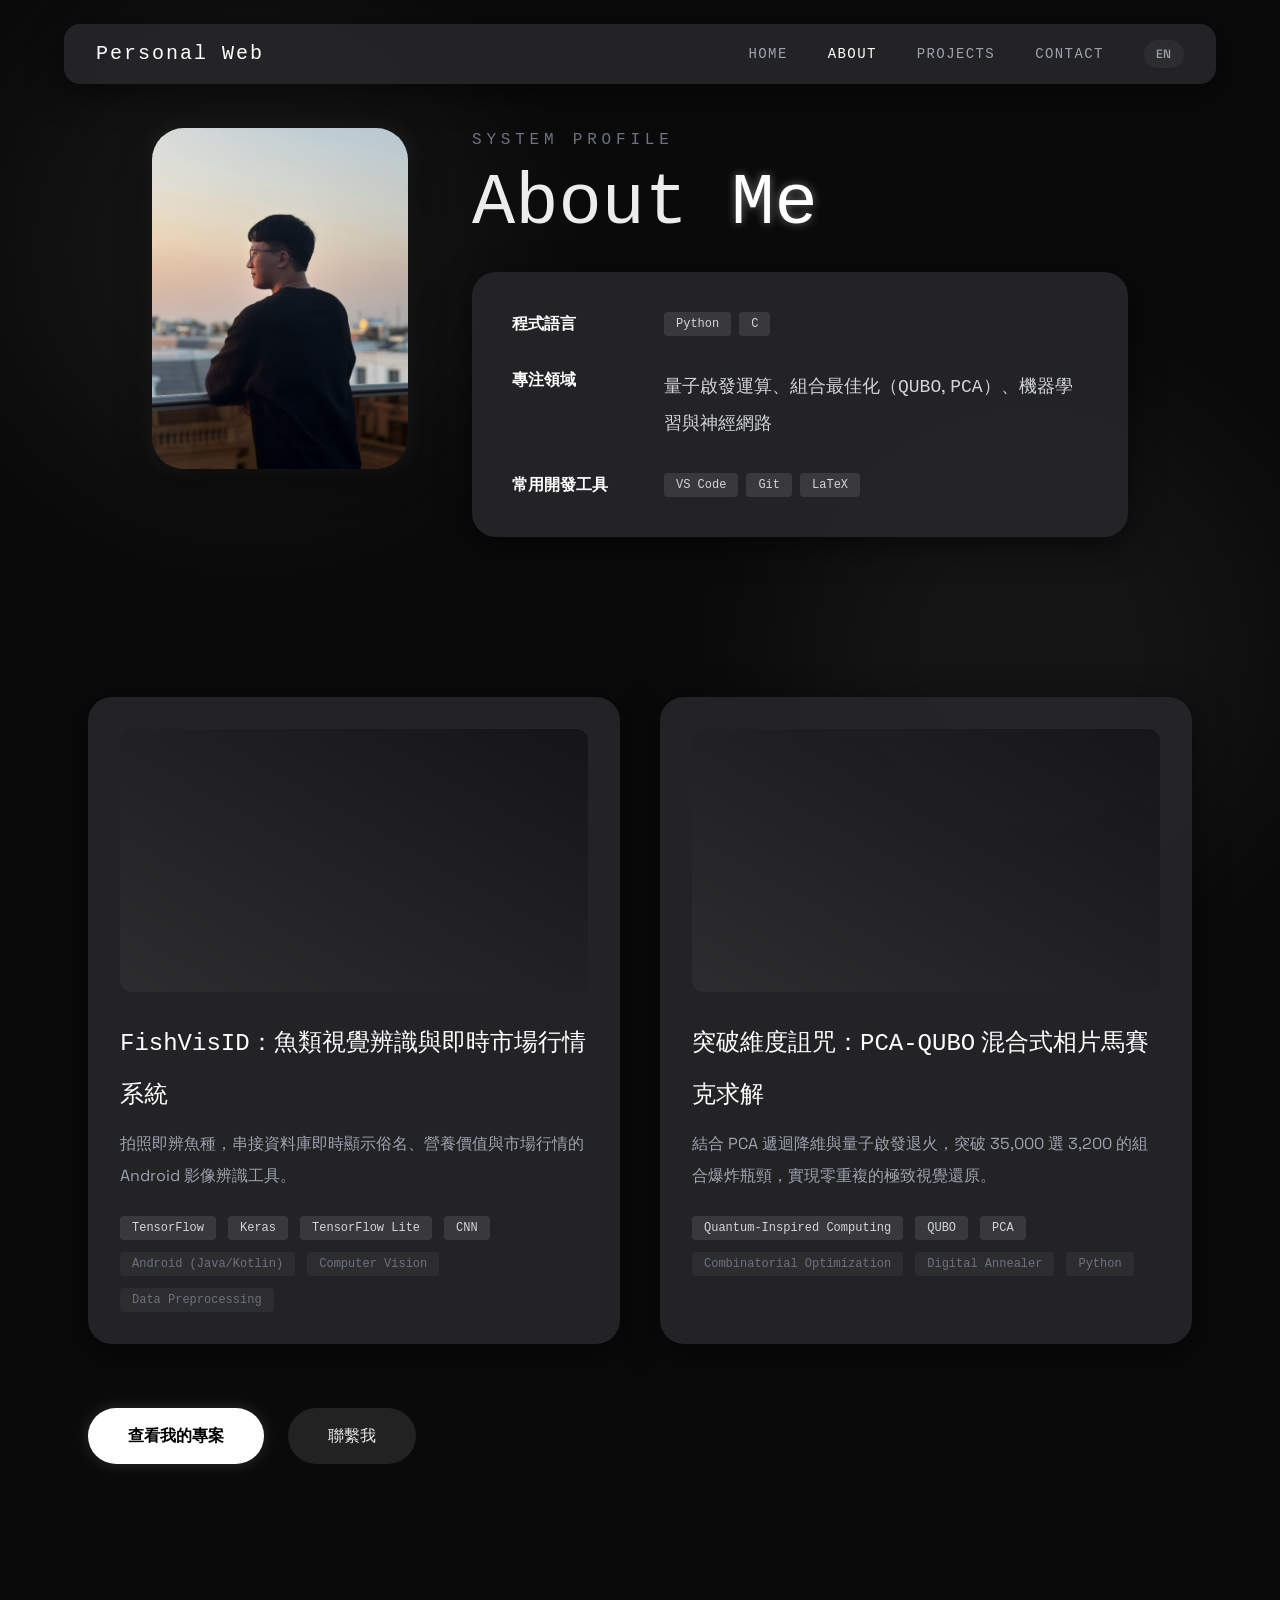
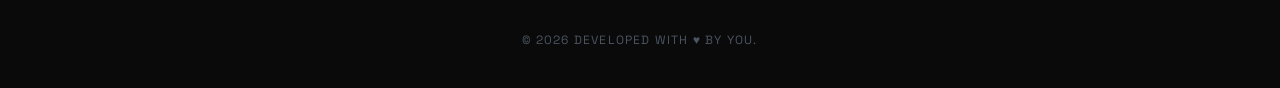
<file: about.html>
<!DOCTYPE html>
<html lang="zh-TW">

<head>
    <meta charset="UTF-8">
    <meta name="viewport" content="width=device-width, initial-scale=1.0">
    <title>About | Personal Web</title>
    <link rel="preconnect" href="https://fonts.googleapis.com">
    <link rel="preconnect" href="https://fonts.gstatic.com" crossorigin>
    <link
        href="https://fonts.googleapis.com/css2?family=Playfair+Display:wght@500;700&family=Space+Grotesk:wght@300;400;500;700&display=swap"
        rel="stylesheet">
    <link href="tailwind.css" rel="stylesheet">
    <link href="aos.css" rel="stylesheet">
    <!-------------------------------------------------------------------------
    CSS
    ----------------------------------------------------------------------->

    <style>
        html {
            scroll-behavior: smooth;
            overflow-x: hidden;
            width: 100%;
        }

        section[id] {
            scroll-margin-top: 110px;
        }

        body {
            background-color: #0A0A0A;
            color: #ECECEC;
            font-family: 'Space Grotesk', sans-serif;
            overflow-x: hidden;
            overflow-wrap: break-word;
        }

        .font-display {
            font-family: 'Playfair Display', serif;
        }

        /* 中英文切換：預設顯示中文，html 加上 .lang-en 後切換成英文 */
        .lang-en {
            display: none;
        }

        html.lang-mode-en .lang-en {
            display: inline;
        }

        html.lang-mode-en .lang-zh {
            display: none;
        }

        .lang-toggle-btn {
            font-family: 'Space Grotesk', monospace;
            letter-spacing: 0.05em;
        }

        /* 環境光暈：純白單色漫射光，僅暗示空間深度 */
        .blob {
            position: absolute;
            width: 500px;
            height: 500px;
            background: rgba(255, 255, 255, 0.045);
            filter: blur(80px);
            border-radius: 50%;
            z-index: -1;
            will-change: transform;
        }

        /* 消光毛玻璃材質 */
        .glass-card {
            background: rgba(42, 42, 46, 0.8);
            backdrop-filter: blur(10px);
            -webkit-backdrop-filter: blur(10px);
            box-shadow: 0 8px 32px 0 rgba(0, 0, 0, 0.55);
            position: relative;
            overflow: hidden;
            transition: box-shadow 0.3s ease, background-color 0.3s ease;
        }

        .glass-card:hover {
            background: rgba(48, 48, 53, 0.86);
            box-shadow: 0 8px 32px 0 rgba(0, 0, 0, 0.55), 0 0 24px rgba(255, 255, 255, 0.06);
        }

        /* 手機版效能優化：backdrop-filter 與大面積模糊在 Safari 上非常吃資源，
           小螢幕直接關閉，改用純色底，觀感接近、但流暢很多 */
        @media (max-width: 767px) {
            .blob {
                display: none;
            }

            .glass-card {
                background: rgba(30, 30, 33, 0.94);
                backdrop-filter: none;
                -webkit-backdrop-filter: none;
            }

            .glass-card:hover {
                background: rgba(34, 34, 38, 0.96);
            }
        }

        /* 彈窗開關動畫 */
        #modal-overlay {
            transition: opacity 0.25s ease;
            opacity: 0;
        }

        #modal-overlay.modal-active {
            opacity: 1;
        }

        #modal-overlay>.glass-card {
            transition: transform 0.25s ease, opacity 0.25s ease;
            transform: scale(0.96);
            opacity: 0;
        }

        #modal-overlay.modal-active>.glass-card {
            transform: scale(1);
            opacity: 1;
        }

        .text-glow-white {
            text-shadow: 0 0 10px rgba(255, 255, 255, 0.4);
        }

        .glow-hover:hover {
            text-shadow: 0 0 10px rgba(255, 255, 255, 0.5);
        }

        @keyframes scan {
            0% {
                transform: translateY(-100%);
            }

            100% {
                transform: translateY(100%);
            }
        }

        /* 面板滾輪 */
        .custom-scrollbar::-webkit-scrollbar {
            width: 6px;
        }

        .custom-scrollbar::-webkit-scrollbar-track {
            background: rgba(255, 255, 255, 0.05);
            border-radius: 10px;
        }

        .custom-scrollbar::-webkit-scrollbar-thumb {
            background: rgba(255, 255, 255, 0.25);
            border-radius: 10px;
        }

        .custom-scrollbar::-webkit-scrollbar-thumb:hover {
            background: rgba(255, 255, 255, 0.4);
        }
    </style>
    <script>
        // 提早套用語言偏好，避免切換到英文時畫面先閃一下中文
        if (localStorage.getItem('site-lang') === 'en') {
            document.documentElement.classList.add('lang-mode-en');
        }
    </script>
</head>

<body class="selection:bg-white/20 selection:text-white">

    <div class="fixed inset-0 overflow-hidden -z-10 pointer-events-none">
        <div class="blob top-0 left-0"></div>
        <div class="blob bottom-0 right-0"></div>
    </div>

    <!-------------------------------------------------------------------------
    導覽列
    ----------------------------------------------------------------------->
    <nav class="fixed w-full z-50 p-6">
        <div class="max-w-6xl mx-auto glass-card rounded-2xl">
            <div class="flex justify-between items-center px-6 md:px-8 py-4">
                <a href="index.html" class="font-mono text-lg md:text-xl tracking-widest text-white">Personal Web</a>
                <div
                    class="hidden md:flex items-center space-x-10 text-sm tracking-widest font-medium font-mono text-gray-400">
                    <a href="index.html" class="hover:text-white transition-colors">HOME</a>
                    <a href="about.html" class="text-white transition-colors">ABOUT</a>
                    <a href="index.html#work" class="hover:text-white transition-colors">PROJECTS</a>
                    <a href="index.html#contact" class="hover:text-white transition-colors">CONTACT</a>
                    <button onclick="toggleLang()" aria-label="Switch language"
                        class="lang-toggle-btn text-xs bg-white/5 hover:bg-white/15 hover:text-white transition-colors px-3 py-1.5 rounded-full">
                        <span class="lang-zh">EN</span><span class="lang-en">中文</span>
                    </button>
                </div>
                <div class="flex items-center gap-3 md:hidden">
                    <button onclick="toggleLang()" aria-label="Switch language"
                        class="lang-toggle-btn text-xs font-mono text-gray-400 hover:text-white transition-colors bg-white/5 hover:bg-white/15 px-2.5 py-1 rounded-full">
                        <span class="lang-zh">EN</span><span class="lang-en">中文</span>
                    </button>
                    <button onclick="toggleNav()" aria-label="Menu"
                        class="text-white text-2xl leading-none px-1">☰</button>
                </div>
            </div>
            <div id="mobile-nav"
                class="hidden flex-col md:hidden px-6 pb-4 space-y-4 text-sm tracking-widest font-medium font-mono text-gray-400">
                <a href="index.html" class="hover:text-white transition-colors">HOME</a>
                <a href="about.html" class="text-white transition-colors">ABOUT</a>
                <a href="index.html#work" class="hover:text-white transition-colors">PROJECTS</a>
                <a href="index.html#contact" class="hover:text-white transition-colors">CONTACT</a>
            </div>
        </div>
    </nav>

    <!-------------------------------------------------------------------------
    關於我
    ----------------------------------------------------------------------->
    <section class="flex flex-col justify-center px-6 pt-32 pb-16 max-w-5xl mx-auto">
        <div class="flex flex-col md:flex-row items-center md:items-start gap-12 md:gap-16 mb-16">

            <div class="relative group shrink-0" data-aos="fade-right" data-aos-duration="1200">
                <div
                    class="absolute -inset-1 bg-white/20 rounded-[2rem] blur opacity-30 group-hover:opacity-50 transition duration-1000">
                </div>

                <div class="relative w-56 md:w-64 aspect-[3/4] rounded-[2rem] overflow-hidden glass-card">
                    <img src="./assets/大頭照2.jpg" alt="Profile" class="w-full h-full object-cover" width="256"
                        height="341" decoding="async" fetchpriority="high">

                    <div
                        class="absolute inset-0 bg-gradient-to-b from-transparent via-white/10 to-transparent h-full w-full -translate-y-full animate-[scan_3s_linear_infinite]">
                    </div>
                </div>
            </div>

            <div class="flex-1 text-center md:text-left" data-aos="fade-up" data-aos-duration="1000">
                <h2 class="text-gray-500 font-mono tracking-[0.3em] mb-4">SYSTEM PROFILE</h2>
                <h1 class="font-mono text-5xl md:text-7xl mb-8 leading-tight">
                    About <span class="text-white text-glow-white">Me</span>
                </h1>

                <div class="glass-card rounded-3xl p-8 md:p-10">
                    <ul class="space-y-8">
                        <li class="flex flex-col sm:flex-row sm:items-start gap-2 sm:gap-6">
                            <span class="text-white font-bold shrink-0 sm:w-32"><span class="lang-zh">程式語言</span><span
                                    class="lang-en">Languages</span></span>
                            <div class="flex flex-wrap gap-2">
                                <span
                                    class="text-xs font-mono bg-white/10 text-gray-300 px-3 py-1 rounded">Python</span>
                                <span class="text-xs font-mono bg-white/10 text-gray-300 px-3 py-1 rounded">C</span>
                            </div>
                        </li>
                        <li class="flex flex-col sm:flex-row sm:items-start gap-2 sm:gap-6">
                            <span class="text-white font-bold shrink-0 sm:w-32"><span class="lang-zh">專注領域</span><span
                                    class="lang-en">Focus Areas</span></span>
                            <p class="text-gray-300 text-lg leading-[2]"><span class="lang-zh">量子啟發運算、組合最佳化（<span
                                        class="font-mono">QUBO</span>,
                                    <span class="font-mono">PCA</span>）、機器學習與神經網路</span><span
                                    class="lang-en">Quantum-inspired computing, combinatorial optimization (<span
                                        class="font-mono">QUBO</span>, <span class="font-mono">PCA</span>), machine
                                    learning & neural networks</span>
                            </p>
                        </li>
                        <li class="flex flex-col sm:flex-row sm:items-start gap-2 sm:gap-6">
                            <span class="text-white font-bold shrink-0 sm:w-32"><span class="lang-zh">常用開發工具</span><span
                                    class="lang-en">Tools</span></span>
                            <div class="flex flex-wrap gap-2">
                                <span class="text-xs font-mono bg-white/10 text-gray-300 px-3 py-1 rounded">VS
                                    Code</span>
                                <span class="text-xs font-mono bg-white/10 text-gray-300 px-3 py-1 rounded">Git</span>
                                <span class="text-xs font-mono bg-white/10 text-gray-300 px-3 py-1 rounded">LaTeX</span>

                            </div>
                        </li>
                    </ul>
                </div>
            </div>
        </div>
    </section>

    <section class="pt-8 pb-32 px-6 max-w-6xl mx-auto">
        <div class="grid md:grid-cols-2 gap-10">
            <div class="glass-card rounded-3xl p-8 cursor-pointer group relative overflow-hidden"
                onclick="openModal('fishvisid')" data-aos="zoom-in-up" data-aos-delay="200">

                <div
                    class="absolute inset-0 bg-white/0 group-hover:bg-white/[0.04] rounded-3xl transition-all duration-500">
                </div>

                <div class="aspect-video bg-black/40 rounded-xl mb-6 flex items-center justify-center overflow-hidden">
                    <div
                        class="w-full h-full bg-gradient-to-tr from-white/10 to-transparent group-hover:scale-105 transition-transform duration-500 flex items-center justify-center">
                        <span
                            class="text-gray-400 font-mono tracking-widest opacity-0 group-hover:opacity-100 transition-opacity">VIEW
                            SYSTEM</span>
                    </div>
                </div>

                <h4 class="font-display text-2xl mb-3 text-white leading-[2]">
                    <span class="font-mono">FishVisID</span>：<span class="lang-zh">魚類視覺辨識與即時市場行情系統</span><span
                        class="lang-en">Fish Species Recognition & Live Market Pricing System</span>
                </h4>
                <p class="text-gray-400 mb-6 leading-[2]"><span class="lang-zh">拍照即辨魚種，串接資料庫即時顯示俗名、營養價值與市場行情的 Android
                        影像辨識工具。</span><span class="lang-en">An Android image-recognition tool that identifies fish
                        species from a photo, connecting to a database to show common names, nutritional value, and live
                        market pricing in real time.</span></p>
                <div class="flex gap-3 flex-wrap">
                    <span class="text-xs font-mono bg-white/10 text-gray-300 px-3 py-1 rounded">TensorFlow</span>
                    <span class="text-xs font-mono bg-white/10 text-gray-300 px-3 py-1 rounded">Keras</span>
                    <span class="text-xs font-mono bg-white/10 text-gray-300 px-3 py-1 rounded">TensorFlow
                        Lite</span>
                    <span class="text-xs font-mono bg-white/10 text-gray-300 px-3 py-1 rounded">CNN</span>
                    <span class="text-xs font-mono bg-white/5 text-gray-500 px-3 py-1 rounded">Android
                        (Java/Kotlin)</span>
                    <span class="text-xs font-mono bg-white/5 text-gray-500 px-3 py-1 rounded">Computer
                        Vision</span>
                    <span class="text-xs font-mono bg-white/5 text-gray-500 px-3 py-1 rounded">Data
                        Preprocessing</span>
                </div>
            </div>

            <div class="glass-card rounded-3xl p-8 cursor-pointer group relative overflow-hidden"
                onclick="openModal('thesis')" data-aos="zoom-in-up" data-aos-delay="300">

                <div
                    class="absolute inset-0 bg-white/0 group-hover:bg-white/[0.04] rounded-3xl transition-all duration-500">
                </div>

                <div class="aspect-video bg-black/40 rounded-xl mb-6 flex items-center justify-center overflow-hidden">
                    <div
                        class="w-full h-full bg-gradient-to-tr from-white/10 to-transparent group-hover:scale-105 transition-transform duration-500 flex items-center justify-center">
                        <span
                            class="text-gray-400 font-mono tracking-widest opacity-0 group-hover:opacity-100 transition-opacity">VIEW
                            SYSTEM</span>
                    </div>
                </div>

                <h4 class="font-display text-2xl mb-3 text-white leading-[2]">
                    <span class="lang-zh">突破維度詛咒：</span><span class="lang-en">Breaking the Curse of Dimensionality:
                    </span><span class="font-mono">PCA-QUBO</span> <span class="lang-zh">混合式相片馬賽克求解</span><span
                        class="lang-en">Hybrid Photo Mosaic Solver</span>
                </h4>
                <p class="text-gray-400 mb-6 leading-[2]"><span class="lang-zh">結合 PCA 遞迴降維與量子啟發退火，突破 35,000 選 3,200
                        的組合爆炸瓶頸，實現零重複的極致視覺還原。</span><span class="lang-en">Combines recursive PCA dimensionality
                        reduction with quantum-inspired annealing to overcome the combinatorial explosion of choosing
                        3,200 from 35,000 tiles, achieving zero-repeat, pixel-perfect visual reconstruction.</span></p>
                <div class="flex gap-3 flex-wrap">
                    <span class="text-xs font-mono bg-white/10 text-gray-300 px-3 py-1 rounded">Quantum-Inspired
                        Computing</span>
                    <span class="text-xs font-mono bg-white/10 text-gray-300 px-3 py-1 rounded">QUBO</span>
                    <span class="text-xs font-mono bg-white/10 text-gray-300 px-3 py-1 rounded">PCA</span>
                    <span class="text-xs font-mono bg-white/5 text-gray-500 px-3 py-1 rounded">Combinatorial
                        Optimization</span>
                    <span class="text-xs font-mono bg-white/5 text-gray-500 px-3 py-1 rounded">Digital
                        Annealer</span>
                    <span class="text-xs font-mono bg-white/5 text-gray-500 px-3 py-1 rounded">Python</span>
                </div>
            </div>
        </div>

        <div class="mt-16 flex flex-col md:flex-row gap-6" data-aos="fade-up" data-aos-delay="500">
            <a href="index.html#work"
                class="bg-white hover:bg-gray-200 text-black font-bold py-4 px-10 rounded-full transition-all shadow-[0_0_15px_rgba(255,255,255,0.15)] text-center">
                <span class="lang-zh">查看我的專案</span><span class="lang-en">View My Projects</span>
            </a>
            <a href="index.html#contact"
                class="bg-white/10 hover:bg-white/20 py-4 px-10 rounded-full transition-all backdrop-blur-md text-center">
                <span class="lang-zh">聯繫我</span><span class="lang-en">Contact Me</span>
            </a>
        </div>
    </section>

    <footer class="py-10 text-center text-gray-600 text-xs tracking-widest uppercase">
        &copy; 2026 Developed with ♥ by You.
    </footer>

    <script src="aos.js"></script>
    <script>
        try {
            AOS.init({
                offset: 120,
                duration: 800,
                easing: 'ease-in-out',
                once: true,
                disable: 'mobile'
            });
        } catch (e) {
            // AOS 載入失敗時的保底機制：直接顯示所有內容，避免整頁維持透明
            document.querySelectorAll('[data-aos]').forEach(el => el.removeAttribute('data-aos'));
        }

        function toggleNav() {
            const nav = document.getElementById('mobile-nav');
            nav.classList.toggle('hidden');
            nav.classList.toggle('flex');
        }

        function applyLang(lang) {
            document.documentElement.classList.toggle('lang-mode-en', lang === 'en');
            localStorage.setItem('site-lang', lang);
        }

        function toggleLang() {
            const isEn = document.documentElement.classList.contains('lang-mode-en');
            applyLang(isEn ? 'zh' : 'en');
        }
    </script>

    <script>
        function openModal(id) {
            const modal = document.getElementById('modal-overlay');
            modal.classList.remove('hidden');
            document.body.style.overflow = 'hidden';

            document.querySelectorAll('.modal-panel').forEach(panel => panel.classList.add('hidden'));
            const target = document.getElementById('modal-panel-' + id);
            if (target) target.classList.remove('hidden');

            void modal.offsetWidth; // 強制重繪，確保動畫從初始狀態開始
            modal.classList.add('modal-active');
        }

        function closeModal() {
            const modal = document.getElementById('modal-overlay');
            modal.classList.remove('modal-active');
            document.body.style.overflow = 'auto';

            setTimeout(() => {
                modal.classList.add('hidden');
            }, 250);
        }

        window.onclick = function (event) {
            const modal = document.getElementById('modal-overlay');
            if (event.target == modal) {
                closeModal();
            }
        }
    </script>

    <!-------------------------------------------------------------------------
    專題面板
    ----------------------------------------------------------------------->
    <div id="modal-overlay"
        class="fixed inset-0 bg-black/90 backdrop-blur-md z-[100] hidden flex items-center justify-center p-4">
        <div
            class="glass-card max-w-3xl w-full rounded-3xl overflow-hidden relative shadow-[0_0_50px_rgba(255,255,255,0.06)]">
            <div class="max-h-[80vh] overflow-y-auto overscroll-contain custom-scrollbar p-6 md:p-10">

                <div class="h-1 w-full bg-gradient-to-r from-transparent via-white/30 to-transparent"></div>

                <div id="modal-panel-fishvisid" class="modal-panel hidden p-6 md:p-10">
                    <div class="relative mb-8 pb-4 pr-12">
                        <div class="flex items-center gap-3 min-w-0">
                            <div
                                class="w-3 h-3 bg-white/70 rounded-full animate-pulse shadow-[0_0_10px_rgba(255,255,255,0.5)]">
                            </div>
                            <h2 class="font-mono text-xl sm:text-3xl tracking-tight text-white break-words min-w-0">
                                FISHVISID_VISION_ENGINE</h2>
                        </div>
                        <button onclick="closeModal()"
                            class="absolute top-0 right-0 w-8 h-8 flex items-center justify-center text-gray-400 hover:text-white transition-transform hover:rotate-90">✕</button>
                    </div>

                    <div class="mb-10 space-y-4">
                        <p class="text-gray-300 text-lg leading-[2]">
                            <span class="lang-zh">這是一套讓魚類辨識回歸「拍照即知」的行動端系統。使用者透過手機相機拍攝或匯入照片，即可自動分類
                                <span
                                    class="text-white font-bold">魚種</span>，並串接資料庫即時顯示俗名、營養價值與市場交易行情，解決傳統市場與超市選購海鮮時難以辨識魚種與行情的痛點。</span><span
                                class="lang-en">A mobile system that brings fish identification back to "just take a
                                photo." Users capture or import a photo with their phone camera to automatically
                                classify the <span class="text-white font-bold">fish species</span>, connecting to a
                                database to show the common name, nutritional value, and live market pricing in real
                                time — solving the pain point of not being able to identify seafood species or prices at
                                traditional markets and supermarkets.</span>
                        </p>

                        <div class="bg-white/[0.07] p-5 rounded-xl shadow-2xl">
                            <p class="text-white font-bold flex items-center gap-2 mb-2">
                                <span class="lang-zh">核心技術與架構：</span><span class="lang-en">Core Technology &
                                    Architecture:</span>
                            </p>
                            <ul class="text-base text-gray-400 leading-[2] space-y-2">
                                <li class="lang-zh">
                                    <strong class="text-gray-200">深度學習模型：</strong>
                                    使用 TensorFlow / Keras 搭建 CNN
                                    架構（Rescaling、Conv2D、MaxPooling2D、Flatten、Dense），進行圖像特徵萃取與訓練。
                                </li>
                                <li class="lang-en">
                                    <strong class="text-gray-200">Deep Learning Model:</strong>
                                    Built a CNN architecture (Rescaling, Conv2D, MaxPooling2D, Flatten, Dense) with
                                    TensorFlow / Keras for image feature extraction and training.
                                </li>
                                <li class="lang-zh">
                                    <strong class="text-gray-200">邊緣端部署：</strong>
                                    透過 TensorFlow Lite (TFLite) 進行模型輕量化與轉換，直接部署至 Android 行動裝置進行離線推論。
                                </li>
                                <li class="lang-en">
                                    <strong class="text-gray-200">Edge Deployment:</strong>
                                    Converted and lightened the model with TensorFlow Lite (TFLite) for direct
                                    deployment on Android devices for offline inference.
                                </li>
                                <li class="lang-zh">
                                    <strong class="text-gray-200">資料工程與前處理：</strong>
                                    自建跨季節魚類影像資料集並進行影像去背處理，降低環境雜訊干擾以提升辨識穩定度；整合政府農業交易公開數據進行行情加權分析。
                                </li>
                                <li class="lang-en">
                                    <strong class="text-gray-200">Data Engineering & Preprocessing:</strong>
                                    Built a custom cross-season fish image dataset and applied background removal to
                                    reduce environmental noise and improve recognition stability; integrated open
                                    government agricultural trading data for weighted price analysis.
                                </li>
                                <li class="lang-zh">
                                    <strong class="text-gray-200">前端與系統整合：</strong>
                                    採用 Android Studio 開發互動介面，結合手機相機與本機圖庫模組，實現一鍵辨識流程。
                                </li>
                                <li class="lang-en">
                                    <strong class="text-gray-200">Frontend & System Integration:</strong>
                                    Developed an interactive UI with Android Studio, combining the phone camera and
                                    local gallery modules into a one-tap recognition flow.
                                </li>
                            </ul>
                        </div>
                    </div>

                    <div class="mb-10">
                        <p class="text-xs font-mono text-gray-500 mb-4 uppercase tracking-widest text-center">
                            Recognition Pipeline</p>
                        <div class="flex flex-col md:flex-row items-center justify-between gap-4">
                            <div class="flex-1 text-center p-4 rounded-xl bg-white/10 relative">
                                <span
                                    class="absolute -top-3 left-1/2 -translate-x-1/2 bg-white text-[10px] px-2 py-0.5 rounded text-black font-bold font-mono">CAPTURE</span>
                                <p class="text-sm font-bold text-white mb-1"><span class="lang-zh">拍攝 / 匯入照片</span><span
                                        class="lang-en">Capture / Import Photo</span></p>
                                <p class="text-[10px] text-gray-400"><span class="lang-zh">去背前處理，降低雜訊</span><span
                                        class="lang-en">Background removal to reduce noise</span></p>
                            </div>
                            <div class="text-gray-500">→</div>
                            <div class="flex-1 text-center p-4 rounded-xl bg-white/[0.15] relative">
                                <span
                                    class="absolute -top-3 left-1/2 -translate-x-1/2 bg-white text-[10px] px-2 py-0.5 rounded text-black font-bold font-mono">TFLITE</span>
                                <p class="text-sm font-bold text-white mb-1"><span class="lang-zh">離線 CNN 推論</span><span
                                        class="lang-en">Offline CNN Inference</span></p>
                                <p class="text-[10px] text-gray-300"><span class="lang-zh">裝置端分類魚種</span><span
                                        class="lang-en">On-device species classification</span></p>
                            </div>
                            <div class="text-gray-500">→</div>
                            <div class="flex-1 text-center p-4 rounded-xl bg-white/10 relative">
                                <span
                                    class="absolute -top-3 left-1/2 -translate-x-1/2 bg-white text-[10px] px-2 py-0.5 rounded text-black font-bold font-mono">RESULT</span>
                                <p class="text-sm font-bold text-white mb-1"><span class="lang-zh">比對行情資料庫</span><span
                                        class="lang-en">Match Against Price Database</span></p>
                                <p class="text-[10px] text-gray-400"><span class="lang-zh">顯示俗名/營養/價格</span><span
                                        class="lang-en">Shows common name / nutrition / price</span></p>
                            </div>
                        </div>
                    </div>
                </div>

                <div id="modal-panel-thesis" class="modal-panel hidden p-6 md:p-10">
                    <div class="relative mb-8 pb-4 pr-12">
                        <div class="flex items-center gap-3 min-w-0">
                            <div
                                class="w-3 h-3 bg-white/70 rounded-full animate-pulse shadow-[0_0_10px_rgba(255,255,255,0.5)]">
                            </div>
                            <h2 class="font-mono text-xl sm:text-3xl tracking-tight text-white break-words min-w-0">
                                QUBO_MOSAIC_THESIS</h2>
                        </div>
                        <button onclick="closeModal()"
                            class="absolute top-0 right-0 w-8 h-8 flex items-center justify-center text-gray-400 hover:text-white transition-transform hover:rotate-90">✕</button>
                    </div>

                    <div class="mb-10 space-y-4">
                        <p class="text-gray-300 text-lg leading-[2]">
                            <span class="lang-zh">本碩士論文致力於解決超大型組合最佳化問題中的<span class="text-white font-bold">「維度詛咒（<span
                                        class="font-mono">Curse of Dimensionality</span>）」</span>。在生成完全不重複的相片馬賽克時，若將
                                35,000
                                張候選圖塊精準映射至 3,200
                                個目標方塊，會產生上億個二元變數，直接癱瘓傳統運算硬體。本研究提出一套混合式演算法，結合主成分分析與量子啟發退火技術，成功突破運算瓶頸，實現極致的視覺還原度。</span><span
                                class="lang-en">This master's thesis tackles the <span
                                    class="text-white font-bold">"curse of dimensionality"</span> in extremely
                                large-scale combinatorial optimization problems. When generating a completely
                                non-repeating photo mosaic by precisely mapping 35,000 candidate tiles to 3,200 target
                                blocks, the problem produces hundreds of millions of binary variables that cripple
                                conventional computing hardware. This research proposes a hybrid algorithm combining
                                Principal Component Analysis with quantum-inspired annealing to break through this
                                computational bottleneck and achieve extreme visual fidelity.</span>
                        </p>

                        <div class="bg-white/[0.07] p-5 rounded-xl shadow-2xl">
                            <p class="text-white font-bold flex items-center gap-2 mb-2">
                                <span class="lang-zh">核心技術與架構：</span><span class="lang-en">Core Technology &
                                    Architecture:</span>
                            </p>
                            <ul class="text-base text-gray-400 leading-[2] space-y-2">
                                <li class="lang-zh">
                                    <strong class="text-gray-200">PCA 遞迴降維空間切割：</strong>
                                    將特徵資料轉換至 CIELAB 色彩空間，提取具最大變異數的第一主成分（PC1）進行遞迴對半切割，將龐大的搜尋空間降維成硬體可負荷的小型子問題。
                                </li>
                                <li class="lang-en">
                                    <strong class="text-gray-200">Recursive PCA Space Partitioning:</strong>
                                    Converts feature data into CIELAB color space and extracts the first principal
                                    component (PC1, the axis of maximum variance) to recursively bisect the space,
                                    reducing the massive search space into small, hardware-feasible subproblems.
                                </li>
                                <li class="lang-zh">
                                    <strong class="text-gray-200">QUBO 模型建構：</strong>
                                    將圖塊配對任務公式化為二次無約束二元最佳化（QUBO）模型，設計精確的懲罰項（Penalty）以嚴格確保「一方塊一圖塊」且「圖塊絕對不重複」的約束條件。
                                </li>
                                <li class="lang-en">
                                    <strong class="text-gray-200">QUBO Model Formulation:</strong>
                                    Formulates the tile-matching task as a Quadratic Unconstrained Binary Optimization
                                    (QUBO) model, with precisely designed penalty terms to strictly enforce "one tile
                                    per block" and "zero duplicate tiles" constraints.
                                </li>
                                <li class="lang-zh">
                                    <strong class="text-gray-200">硬體求解與效能評估：</strong>
                                    導入 Fujitsu Digital Annealer (DA) 與 Compal GPU Annealer (CGA)
                                    進行求解。相較於傳統模擬退火（SA）容易陷入局部極小值並產生視覺瑕疵，DA 在子問題規模為 15 時展現最佳的色彩保真度（Lowest Delta
                                    E），並將執行時間穩定控制在 1,000-3,000 秒內。
                                </li>
                                <li class="lang-en">
                                    <strong class="text-gray-200">Hardware Solving & Performance Evaluation:</strong>
                                    Solved with the Fujitsu Digital Annealer (DA) and Compal GPU Annealer (CGA).
                                    Compared to traditional Simulated Annealing (SA), which is prone to local minima and
                                    visible artifacts, the DA achieved the best color fidelity (lowest Delta E) at a
                                    subproblem size of 15, with runtime stably held between 1,000–3,000 seconds.
                                </li>
                                <li class="lang-zh">
                                    <strong class="text-gray-200">學術認可：</strong>
                                    此研究成果已入選 IEEE QCE26 國際量子運算會議海報發表。
                                </li>
                                <li class="lang-en">
                                    <strong class="text-gray-200">Academic Recognition:</strong>
                                    This research has been accepted for poster presentation at the IEEE QCE26
                                    international quantum computing conference.
                                </li>
                            </ul>
                        </div>
                    </div>

                    <div class="mb-10">
                        <p class="text-xs font-mono text-gray-500 mb-4 uppercase tracking-widest text-center">
                            Solver Pipeline</p>
                        <div class="flex flex-col md:flex-row items-center justify-between gap-4">
                            <div class="flex-1 text-center p-4 rounded-xl bg-white/10 relative">
                                <span
                                    class="absolute -top-3 left-1/2 -translate-x-1/2 bg-white text-[10px] px-2 py-0.5 rounded text-black font-bold font-mono">PCA</span>
                                <p class="text-sm font-bold text-white mb-1"><span class="lang-zh">CIELAB
                                        遞迴切割</span><span class="lang-en">CIELAB Recursive Split</span></p>
                                <p class="text-[10px] text-gray-400"><span class="lang-zh">PC1 對半切割降維</span><span
                                        class="lang-en">PC1-based bisection</span></p>
                            </div>
                            <div class="text-gray-500">→</div>
                            <div class="flex-1 text-center p-4 rounded-xl bg-white/[0.15] relative">
                                <span
                                    class="absolute -top-3 left-1/2 -translate-x-1/2 bg-white text-[10px] px-2 py-0.5 rounded text-black font-bold font-mono">QUBO</span>
                                <p class="text-sm font-bold text-white mb-1"><span class="lang-zh">懲罰項建模</span><span
                                        class="lang-en">Penalty Term Modeling</span></p>
                                <p class="text-[10px] text-gray-300"><span class="lang-zh">確保零重複分配</span><span
                                        class="lang-en">Guarantees zero-duplicate assignment</span></p>
                            </div>
                            <div class="text-gray-500">→</div>
                            <div class="flex-1 text-center p-4 rounded-xl bg-white/10 relative">
                                <span
                                    class="absolute -top-3 left-1/2 -translate-x-1/2 bg-white text-[10px] px-2 py-0.5 rounded text-black font-bold font-mono">DA
                                    / CGA</span>
                                <p class="text-sm font-bold text-white mb-1"><span class="lang-zh">硬體退火求解</span><span
                                        class="lang-en">Hardware Annealing Solve</span></p>
                                <p class="text-[10px] text-gray-400"><span class="lang-zh">子問題規模 15 最佳</span><span
                                        class="lang-en">Optimal at subproblem size 15</span></p>
                            </div>
                        </div>
                    </div>
                </div>

            </div>
        </div>
    </div>
</body>

</html>
</file>
